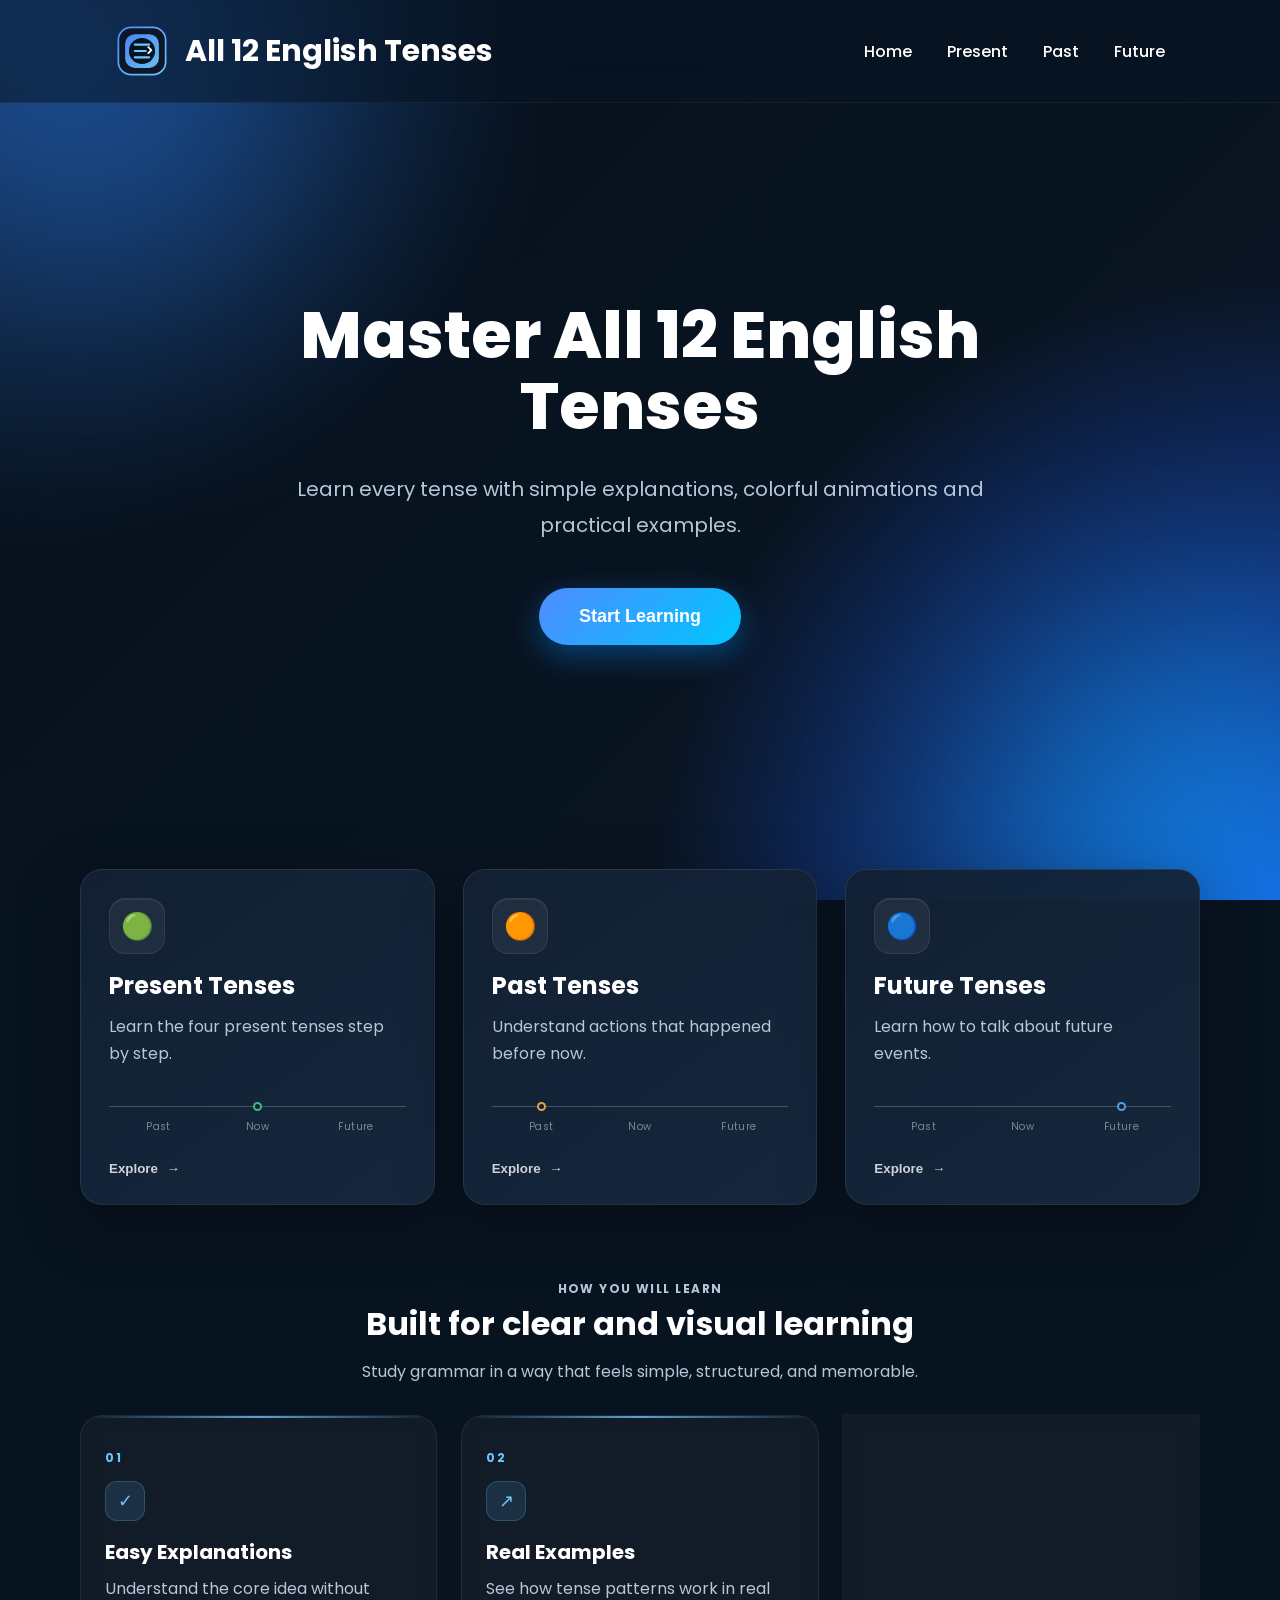
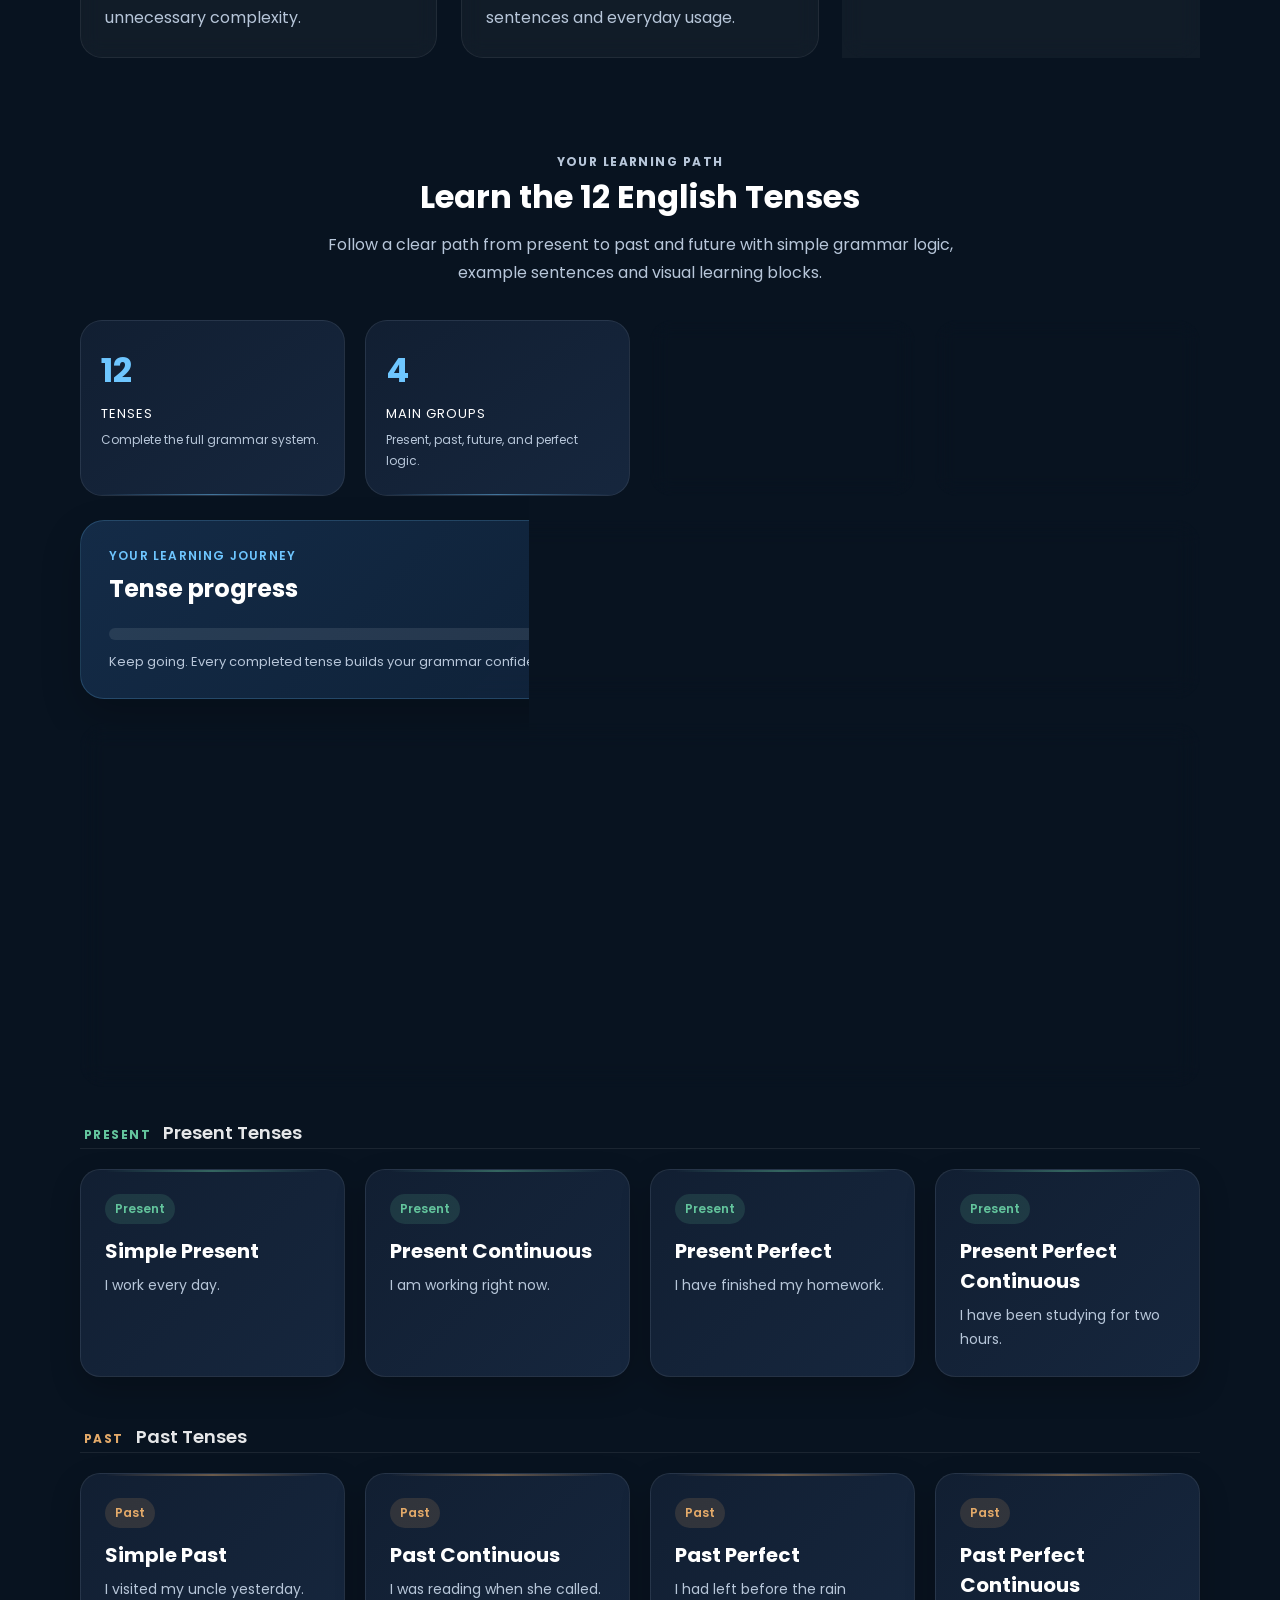
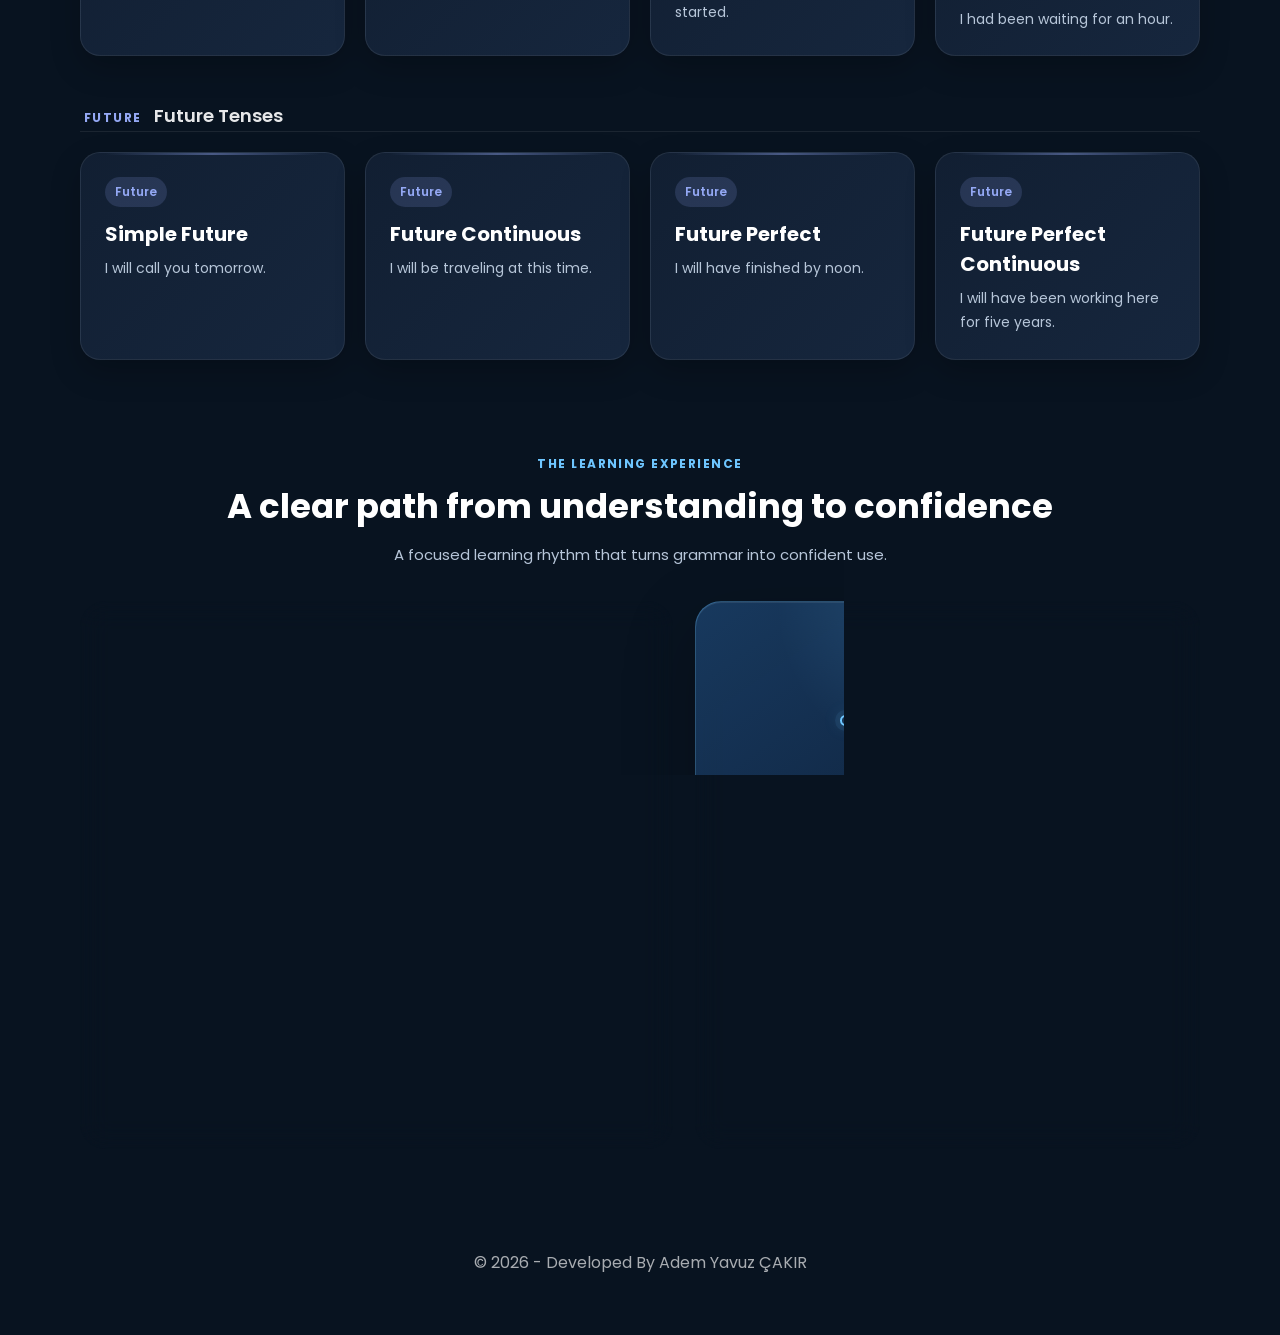
<file: index.html>
<!DOCTYPE html>
<html lang="en">

<head>

    <meta charset="UTF-8">
    <meta name="viewport" content="width=device-width, initial-scale=1.0">

    <title>All 12 English Tenses</title>

    <meta name="description"
        content="Learn all 12 English tenses with simple explanations, examples and animations.">

    <link rel="stylesheet" href="style.css?v=20260908">

    <link rel="preconnect" href="https://fonts.googleapis.com">

    <link rel="preconnect" href="https://fonts.gstatic.com" crossorigin>

    <link href="https://fonts.googleapis.com/css2?family=Poppins:wght@300;400;500;600;700&display=swap"
        rel="stylesheet">

</head>

<body>

    <!-- Background -->

    <div class="background">
        <div class="blur blur1"></div>
        <div class="blur blur2"></div>
    </div>

    <!-- Header -->

    <header>

        <div class="logo">

            <img src="assets/logo.svg" alt="Logo">

            <h1>All 12 English Tenses</h1>        


        </div>

        <nav>

            <a href="#">Home</a>

            <a href="#">Present</a>

            <a href="#">Past</a>

            <a href="#">Future</a>

        </nav>

    </header>

    <!-- Hero -->

    <section class="hero">

        <h2>Master All 12 English Tenses</h2> 

        <p>

            Learn every tense with simple explanations,

            colorful animations and practical examples.

        </p>

        <button id="startButton">

            Start Learning

        </button>

    </section>

    <!-- Cards -->

    <main class="cards">

        <div class="card card-present">

            <div class="card-header">

                <span class="card-icon" aria-hidden="true">🟢</span>

            </div>

            <h3>Present Tenses</h3>

            <p>

                Learn the four present tenses step by step.

            </p>

            <div class="card-timeline" aria-label="Present focuses on now">

                <span class="card-timeline-line"></span>

                <span class="card-timeline-point"></span>

                <div class="card-timeline-labels" aria-hidden="true">

                    <span>Past</span>

                    <span>Now</span>

                    <span>Future</span>

                </div>

            </div>

            <button class="card-action">Explore <span aria-hidden="true">→</span></button>

        </div>

        <div class="card card-past">

            <div class="card-header">

                <span class="card-icon" aria-hidden="true">🟠</span>

            </div>

            <h3>Past Tenses</h3>

            <p>

                Understand actions that happened before now.

            </p>

            <div class="card-timeline" aria-label="Past focuses before now">

                <span class="card-timeline-line"></span>

                <span class="card-timeline-point"></span>

                <div class="card-timeline-labels" aria-hidden="true">

                    <span>Past</span>

                    <span>Now</span>

                    <span>Future</span>

                </div>

            </div>

            <button class="card-action">Explore <span aria-hidden="true">→</span></button>

        </div>

        <div class="card card-future">

            <div class="card-header">

                <span class="card-icon" aria-hidden="true">🔵</span>

            </div>

            <h3>Future Tenses</h3>

            <p>

                Learn how to talk about future events.

            </p>

            <div class="card-timeline" aria-label="Future focuses after now">

                <span class="card-timeline-line"></span>

                <span class="card-timeline-point"></span>

                <div class="card-timeline-labels" aria-hidden="true">

                    <span>Past</span>

                    <span>Now</span>

                    <span>Future</span>

                </div>

            </div>

            <button class="card-action">Explore <span aria-hidden="true">→</span></button>

        </div>

    </main>

    <!-- Features -->

    <section class="features" aria-labelledby="learningApproachTitle">

        <div class="features-header">

            <p class="section-eyebrow">How you will learn</p>

            <h3 id="learningApproachTitle">Built for clear and visual learning</h3>

            <p>Study grammar in a way that feels simple, structured, and memorable.</p>

        </div>

        <div class="feature-list">

            <div class="feature">

                <span class="feature-index" aria-hidden="true">01</span>

                <div class="feature-icon" aria-hidden="true">✓</div>

                <h3>Easy Explanations</h3>

                <p>

                    Understand the core idea without unnecessary complexity.

                </p>

            </div>

            <div class="feature">

                <span class="feature-index" aria-hidden="true">02</span>

                <div class="feature-icon" aria-hidden="true">↗</div>

                <h3>Real Examples</h3>

                <p>

                    See how tense patterns work in real sentences and everyday usage.

                </p>

            </div>

            <div class="feature">

                <span class="feature-index" aria-hidden="true">03</span>

                <div class="feature-icon" aria-hidden="true">⚡</div>

                <h3>Fast Learning</h3>

                <p>

                    Move through focused lessons and build confidence at your own pace.

                </p>

            </div>

        </div>

    </section>

    <!-- Learning Section -->

    <section class="section" id="learn">

        <div class="section-title">

            <p class="section-eyebrow">Your learning path</p>

            <h3>Learn the 12 English Tenses</h3>

            <p>

                Follow a clear path from present to past and future with simple grammar logic,
                example sentences and visual learning blocks.

            </p>

        </div>

        <div class="stats-grid">

            <div class="stat-card">

                <div class="stat-number">12</div>

                <div class="stat-meta">

                    <div class="stat-label">Tenses</div>

                    <p>Complete the full grammar system.</p>

                </div>

            </div>

            <div class="stat-card">

                <div class="stat-number">4</div>

                <div class="stat-meta">

                    <div class="stat-label">Main Groups</div>

                    <p>Present, past, future, and perfect logic.</p>

                </div>

            </div>

            <div class="stat-card">

                <div class="stat-number">100+</div>

                <div class="stat-meta">

                    <div class="stat-label">Examples</div>

                    <p>Learn through practical sentence patterns.</p>

                </div>

            </div>

            <div class="stat-card">

                <div class="stat-number">24/7</div>

                <div class="stat-meta">

                    <div class="stat-label">Practice</div>

                    <p>Study whenever you are ready.</p>

                </div>

            </div>

        </div>

        <section class="progress-panel" aria-labelledby="progressTitle">

            <div class="progress-heading">

                <div>

                    <p class="progress-eyebrow">Your learning journey</p>

                    <h3 id="progressTitle">Tense progress</h3>

                </div>

                <div class="progress-summary" aria-live="polite">

                    <strong id="completedCount">0 / 12</strong>

                    <span id="completedPercentage">0% Complete</span>

                </div>

            </div>

            <div class="progress-track" role="progressbar" aria-labelledby="progressTitle" aria-valuemin="0" aria-valuemax="100" aria-valuenow="0">

                <div class="progress-fill" id="progressFill"></div>

            </div>

            <p class="progress-note">Keep going. Every completed tense builds your grammar confidence.</p>

        </section>

        <section class="search-panel" aria-labelledby="searchTitle">

            <div class="search-heading">

                <div>

                    <p class="search-eyebrow">Find your next lesson</p>

                    <h3 id="searchTitle">Search the tense</h3>

                </div>

                <span class="search-hint">Search by tense, concept, or example</span>

            </div>

            <div class="search-field">

                <span class="search-icon" aria-hidden="true">⌕</span>

                <label class="sr-only" for="tenseSearch">Search tenses, structures, and examples</label>

                <input id="tenseSearch" type="search" autocomplete="off" spellcheck="false"
                    placeholder="Search tenses, structures, examples..." aria-controls="tenseGrid"
                    aria-describedby="searchStatus">

                <kbd class="search-shortcut" id="searchShortcut">⌘ K</kbd>

                <button type="button" class="search-clear" id="searchClear" aria-label="Clear search" hidden>
                    <span aria-hidden="true">×</span>
                </button>

            </div>

            <div class="search-suggestions" id="searchSuggestions" aria-label="Search suggestions" hidden>

                <span>Try searching</span>

                <button type="button" data-search-suggestion="Present">Present</button>
                <button type="button" data-search-suggestion="Past">Past</button>
                <button type="button" data-search-suggestion="Future">Future</button>
                <button type="button" data-search-suggestion="Perfect">Perfect</button>
                <button type="button" data-search-suggestion="Continuous">Continuous</button>

            </div>

            <p class="search-status" id="searchStatus" aria-live="polite" hidden></p>

            <div class="search-empty" id="searchEmpty" hidden>

                <span class="search-empty-icon" aria-hidden="true">⌕</span>

                <strong>No matching tenses found</strong>

                <span>Try Present, Past, Future, Perfect, or Continuous.</span>

            </div>

        </section>

        <div class="tense-grid" id="tenseGrid">

            <div class="tense-card" data-tense="simple-present" data-title="Simple Present" data-tag="Present" data-intro="Use the simple present for habits, routines, facts and general truths." data-usage="We use the simple present to describe regular actions, facts, schedules, and things that are always true." data-tip="Remember: for he, she, and it, add -s or -es to the main verb." data-structure="I / You / We / They + V1<br>He / She / It + V1 + s/es" data-examples="I drink coffee every morning.<br>She watches TV in the evening.<br>They play football on Sundays.">

                <span class="tag">Present</span>

                <h4>Simple Present</h4>

                <p>I work every day.</p>

            </div>

            <div class="tense-card" data-tense="present-continuous" data-title="Present Continuous" data-tag="Present" data-intro="Use the present continuous for actions happening now or around now." data-usage="We use it for temporary actions, current situations, and plans arranged for the near future." data-tip="Use am/is/are + verb-ing for this tense." data-structure="I + am + V-ing<br>You / We / They + are + V-ing<br>He / She / It + is + V-ing" data-examples="I am reading a book right now.<br>She is studying for her exam.<br>They are playing outside.">

                <span class="tag">Present</span>

                <h4>Present Continuous</h4>

                <p>I am working right now.</p>

            </div>

            <div class="tense-card" data-tense="present-perfect" data-title="Present Perfect" data-tag="Present" data-intro="Use the present perfect to connect the past to the present." data-usage="We use it for experiences, unfinished time periods, and actions that happened at an unknown time before now." data-tip="Use have/has + past participle." data-structure="I / You / We / They + have + V3<br>He / She / It + has + V3" data-examples="I have finished my homework.<br>She has visited Paris twice.<br>We have lived here for five years.">

                <span class="tag">Present</span>

                <h4>Present Perfect</h4>

                <p>I have finished my homework.</p>

            </div>

            <div class="tense-card" data-tense="present-perfect-continuous" data-title="Present Perfect Continuous" data-tag="Present" data-intro="Use this tense to show an action that started in the past and is still continuing." data-usage="We use it to emphasize duration, repetition, or the cause of a present result." data-tip="Use have/has been + verb-ing." data-structure="I / You / We / They + have been + V-ing<br>He / She / It + has been + V-ing" data-examples="I have been studying for two hours.<br>She has been working since morning.<br>They have been waiting for the bus.">

                <span class="tag">Present</span>

                <h4>Present Perfect Continuous</h4>

                <p>I have been studying for two hours.</p>

            </div>

            <div class="tense-card" data-tense="simple-past" data-title="Simple Past" data-tag="Past" data-intro="Use the simple past for finished actions in the past." data-usage="We use it for completed actions, past routines, and situations that ended in the past." data-tip="Regular verbs usually take -ed, but many common verbs are irregular." data-structure="I / You / We / They / He / She / It + V2" data-examples="I visited my uncle yesterday.<br>She watched a movie last night.<br>We went to school by bus.">

                <span class="tag">Past</span>

                <h4>Simple Past</h4>

                <p>I visited my uncle yesterday.</p>

            </div>

            <div class="tense-card" data-tense="past-continuous" data-title="Past Continuous" data-tag="Past" data-intro="Use the past continuous for actions that were happening at a specific moment in the past." data-usage="We use it when an action was in progress and another action interrupted it." data-tip="Use was/were + verb-ing." data-structure="I / He / She / It + was + V-ing<br>You / We / They + were + V-ing" data-examples="I was reading when she called.<br>They were sleeping at midnight.<br>She was cooking dinner.">

                <span class="tag">Past</span>

                <h4>Past Continuous</h4>

                <p>I was reading when she called.</p>

            </div>

            <div class="tense-card" data-tense="past-perfect" data-title="Past Perfect" data-tag="Past" data-intro="Use the past perfect to show that one past action happened before another past action." data-usage="We use it to explain sequence in the past and show clear cause and effect." data-tip="Use had + past participle." data-structure="I / You / We / They / He / She / It + had + V3" data-examples="I had left before the rain started.<br>She had already eaten when I arrived.<br>They had finished the work by noon.">

                <span class="tag">Past</span>

                <h4>Past Perfect</h4>

                <p>I had left before the rain started.</p>

            </div>

            <div class="tense-card" data-tense="past-perfect-continuous" data-title="Past Perfect Continuous" data-tag="Past" data-intro="Use this tense to show a past action that had been continuing before another past event." data-usage="We use it to emphasize the duration of an action before another point in the past." data-tip="Use had been + verb-ing." data-structure="I / You / We / They / He / She / It + had been + V-ing" data-examples="I had been waiting for an hour.<br>She had been studying before the class started.<br>They had been living there for years.">

                <span class="tag">Past</span>

                <h4>Past Perfect Continuous</h4>

                <p>I had been waiting for an hour.</p>

            </div>

            <div class="tense-card" data-tense="simple-future" data-title="Simple Future" data-tag="Future" data-intro="Use the simple future for decisions, promises, predictions, and future facts." data-usage="We use it to talk about future plans, predictions and spontaneous decisions." data-tip="Use will + base verb for simple future." data-structure="I / You / We / They / He / She / It + will + V1" data-examples="I will call you tomorrow.<br>She will visit us next week.<br>They will arrive at noon.">

                <span class="tag">Future</span>

                <h4>Simple Future</h4>

                <p>I will call you tomorrow.</p>

            </div>

            <div class="tense-card" data-tense="future-continuous" data-title="Future Continuous" data-tag="Future" data-intro="Use the future continuous to describe an action that will be in progress at a specific time in the future." data-usage="We use it for plans, arrangements, and actions that will be happening at a future moment." data-tip="Use will be + verb-ing." data-structure="I / You / We / They / He / She / It + will be + V-ing" data-examples="I will be traveling at this time.<br>She will be working late tonight.<br>They will be waiting for us.">

                <span class="tag">Future</span>

                <h4>Future Continuous</h4>

                <p>I will be traveling at this time.</p>

            </div>

            <div class="tense-card" data-tense="future-perfect" data-title="Future Perfect" data-tag="Future" data-intro="Use the future perfect to show that an action will be complete before a certain future time." data-usage="We use it to talk about completed actions by a future point." data-tip="Use will have + past participle." data-structure="I / You / We / They / He / She / It + will have + V3" data-examples="I will have finished by noon.<br>She will have left before dinner.<br>They will have built the house by next year.">

                <span class="tag">Future</span>

                <h4>Future Perfect</h4>

                <p>I will have finished by noon.</p>

            </div>

            <div class="tense-card" data-tense="future-perfect-continuous" data-title="Future Perfect Continuous" data-tag="Future" data-intro="Use this tense to show how long an action will have been happening by a future point." data-usage="We use it to emphasize duration before another time in the future." data-tip="Use will have been + verb-ing." data-structure="I / You / We / They / He / She / It + will have been + V-ing" data-examples="I will have been working here for five years.<br>She will have been studying for three hours.<br>They will have been traveling all day.">

                <span class="tag">Future</span>

                <h4>Future Perfect Continuous</h4>

                <p>I will have been working here for five years.</p>

            </div>

        </div>

    </section>

    <section class="section" id="journey">

        <div class="journey-header">

            <p class="section-eyebrow">The learning experience</p>

            <h3>A clear path from understanding to confidence</h3>

            <p class="journey-intro">A focused learning rhythm that turns grammar into confident use.</p>

        </div>

        <div class="info-panel">

            <div class="info-block">

                <div class="journey-panel-heading">

                    <span class="journey-panel-label">Your learning journey</span>

                    <h4>Why learners enjoy this course</h4>

                </div>

                <p>

                    Each lesson is designed to feel simple, clear and motivating. You will see
                    structure, examples and practical usage in a calm visual experience.

                </p>

                <div class="timeline" aria-label="Learning journey">

                    <div class="timeline-track" aria-hidden="true"></div>

                    <div class="timeline-item">

                        <div class="timeline-step">01</div>

                        <div class="timeline-content">

                            <strong>Understand</strong>

                            <span>Learn the core idea and when the tense is used.</span>

                        </div>

                    </div>

                    <div class="timeline-item">

                        <div class="timeline-step">02</div>

                        <div class="timeline-content">

                            <strong>See it in action</strong>

                            <span>Explore real examples, sentence patterns, and visual explanations.</span>

                        </div>

                    </div>

                    <div class="timeline-item">

                        <div class="timeline-step">03</div>

                        <div class="timeline-content">

                            <strong>Build confidence</strong>

                            <span>Connect the concepts and continue learning with clarity.</span>

                        </div>

                    </div>

                </div>

            </div>

            <div class="cta-block">

                <div class="cta-visual" aria-hidden="true">

                    <span class="cta-visual-line"></span>

                    <span class="cta-visual-node cta-visual-node-one"></span>

                    <span class="cta-visual-node cta-visual-node-two"></span>

                    <span class="cta-visual-node cta-visual-node-three"></span>

                </div>

                <p class="cta-kicker">Ready to start?</p>

                <h4>Build your understanding one tense at a time.</h4>

                <p>

                    Start your English tense journey today and build strong grammar habits.

                </p>

                <div class="cta-buttons">

                    <button class="btn-primary">Start Learning <span aria-hidden="true">→</span></button>

                    <button class="btn-secondary">View Roadmap</button>

                </div>

            </div>

        </div>

    </section>

    <!-- Footer -->

    <footer>

        <p>

            © 2026 - Developed By Adem Yavuz ÇAKIR 

        </p>

    </footer>

    <script src="script.js"></script>

</body>

</html>
</file>
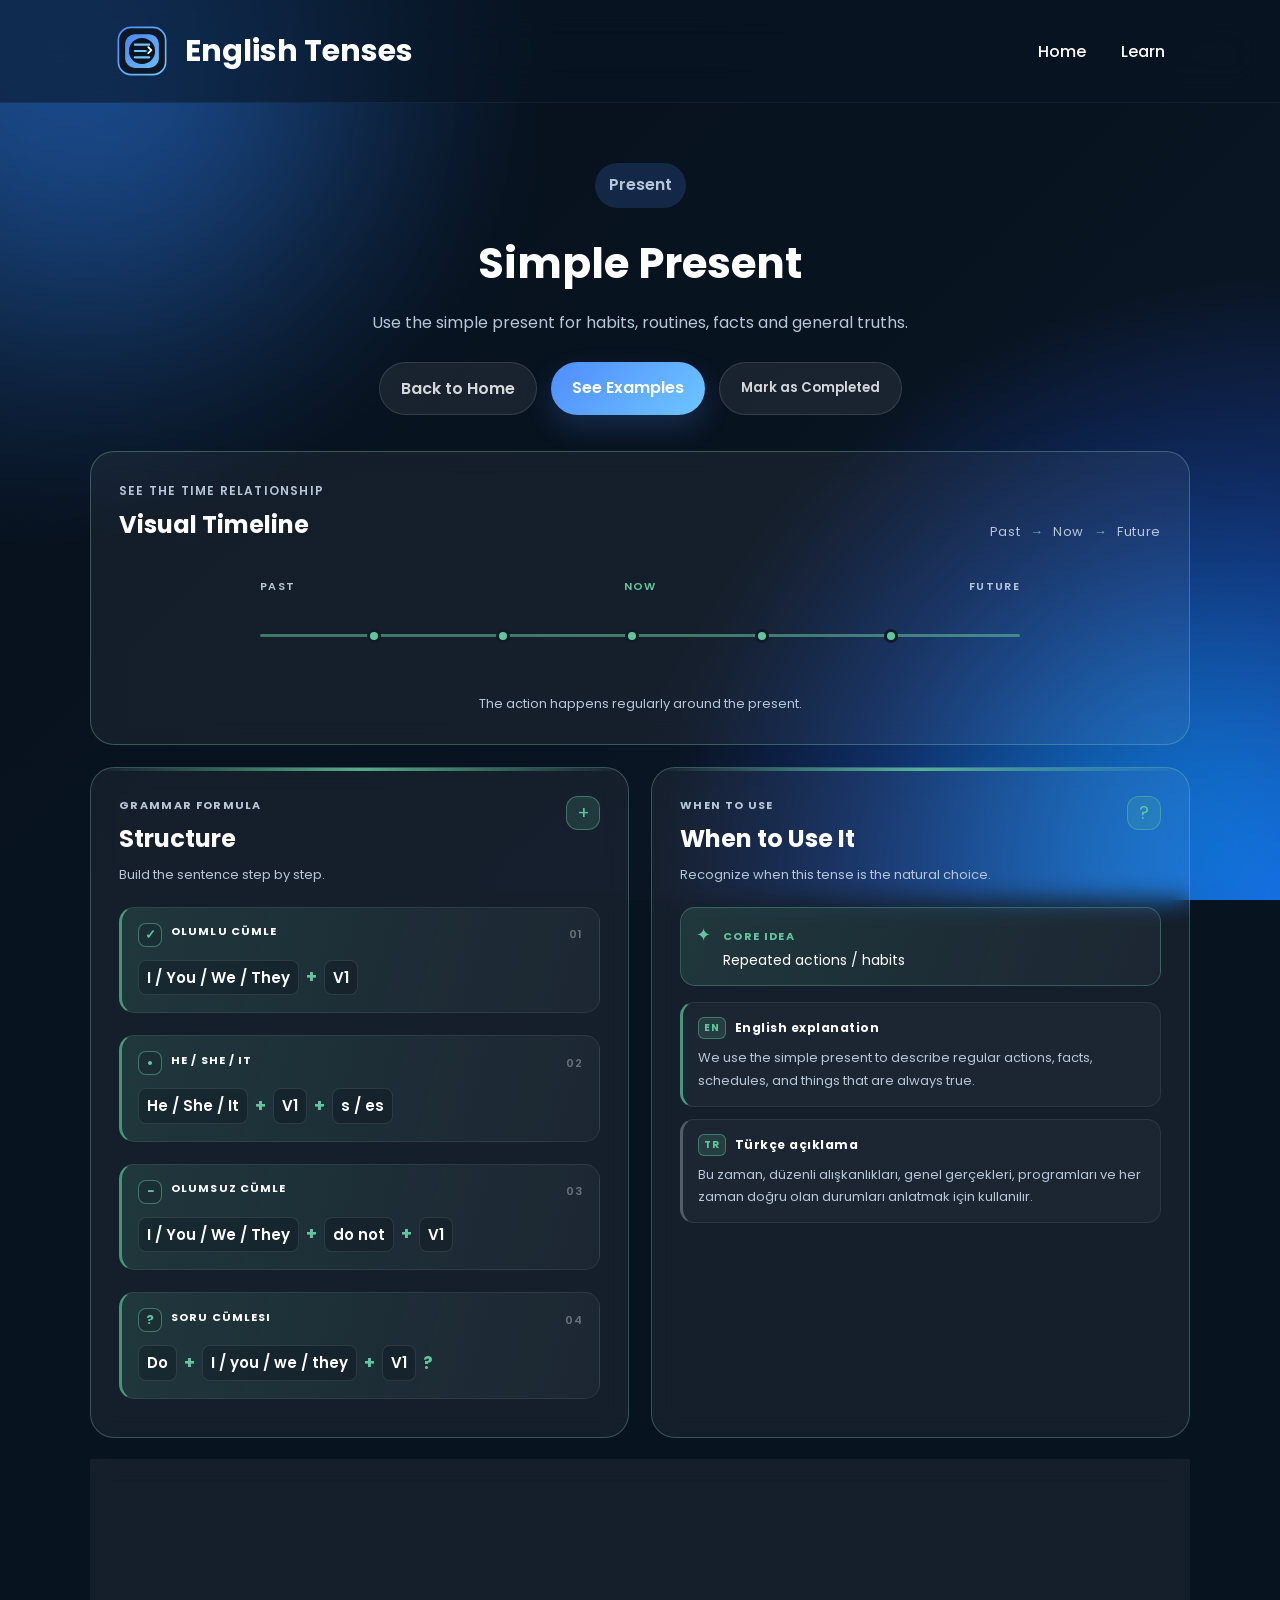
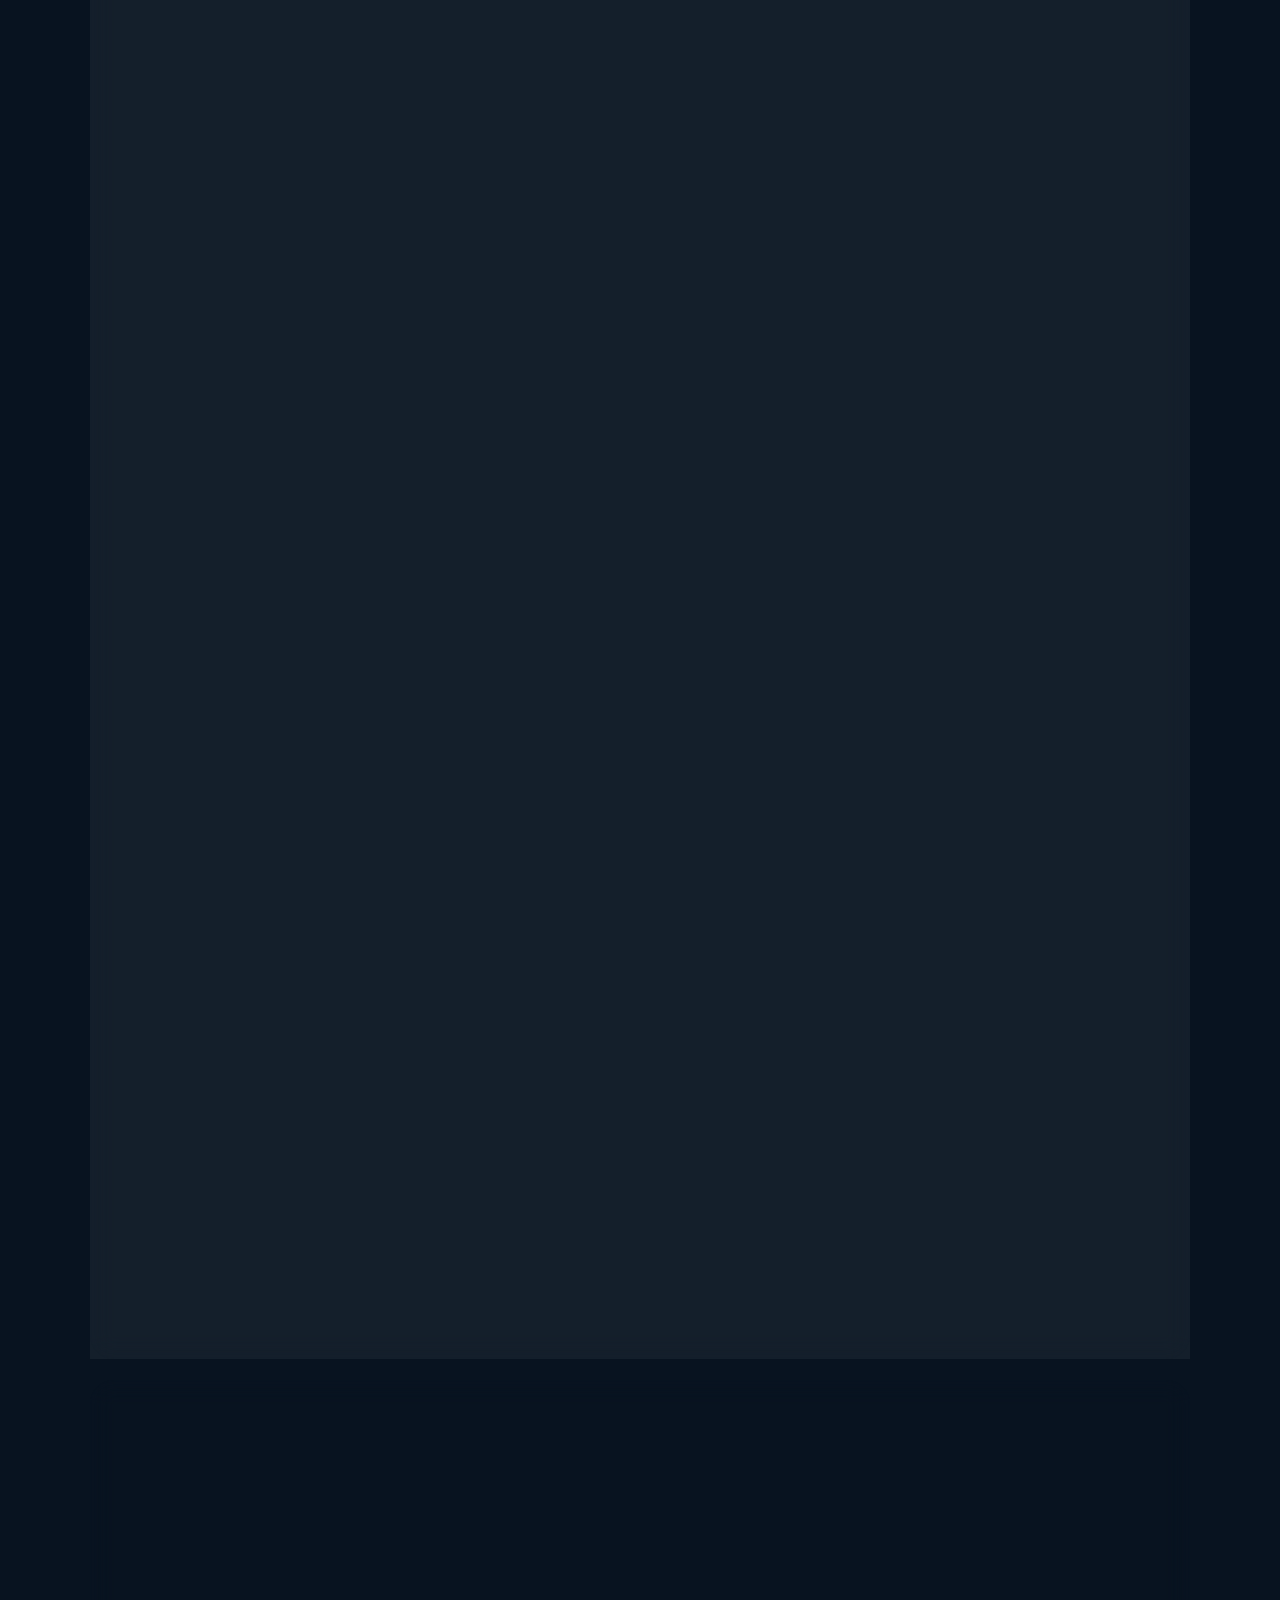
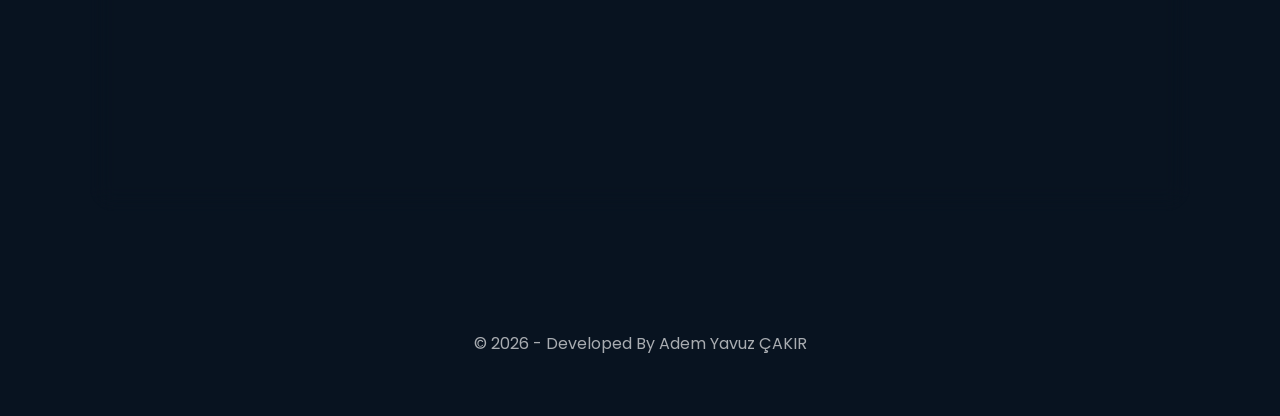
<file: tense.html>
<!DOCTYPE html>
<html lang="en">

<head>
    <meta charset="UTF-8">
    <meta name="viewport" content="width=device-width, initial-scale=1.0">
    <title>English Tenses</title>
    <link rel="stylesheet" href="style.css?v=20260908">
    <link rel="preconnect" href="https://fonts.googleapis.com">
    <link rel="preconnect" href="https://fonts.gstatic.com" crossorigin>
    <link href="https://fonts.googleapis.com/css2?family=Poppins:wght@300;400;500;600;700&display=swap" rel="stylesheet">
</head>

<body>
    <div class="background">
        <div class="blur blur1"></div>
        <div class="blur blur2"></div>
    </div>

    <header>
        <div class="logo">
            <img src="assets/logo.svg" alt="Logo">
            <h1>English Tenses</h1>
        </div>

        <nav>
            <a href="index.html">Home</a>
            <a href="index.html#learn">Learn</a>
        </nav>
    </header>

    <main class="detail-page">
        <section class="detail-hero">
            <p class="detail-eyebrow" id="detailTag">Tense</p>
            <h2 id="detailTitle">Choose a tense</h2>
            <p id="detailIntro">Select a tense card from the home page to see its explanation.</p>

            <div class="detail-actions">
                <a href="index.html" class="btn-secondary">Back to Home</a>
                <a href="#examples" class="btn-primary">See Examples</a>
                <button type="button" class="completion-button btn-secondary" id="completionButton" aria-pressed="false">
                    Mark as Completed
                </button>
            </div>
        </section>

        <section class="detail-card tense-timeline-card" aria-labelledby="timelineTitle">
            <div class="timeline-card-heading">
                <div>
                    <p class="timeline-eyebrow">See the time relationship</p>
                    <h3 id="timelineTitle">Visual Timeline</h3>
                </div>
                <span class="timeline-range">Past <span aria-hidden="true">→</span> Now <span aria-hidden="true">→</span> Future</span>
            </div>
            <div id="timelineVisualization" class="timeline-visualization" role="img" aria-live="polite"></div>
            <p id="timelineDescription" class="timeline-description"></p>
        </section>

        <section class="detail-grid">
            <section class="detail-card learning-card structure-card" aria-labelledby="structureTitle">
                <div class="learning-card-heading">
                    <div>
                        <p class="learning-eyebrow">Grammar formula</p>
                        <h3 id="structureTitle">Structure</h3>
                    </div>
                    <span class="learning-heading-mark" aria-hidden="true">+</span>
                </div>
                <p class="learning-subtitle">Build the sentence step by step.</p>
                <div id="structureBody" class="structure-list"></div>
            </section>

            <section class="detail-card learning-card usage-card" aria-labelledby="usageTitle">
                <div class="learning-card-heading">
                    <div>
                        <p class="learning-eyebrow">When to use</p>
                        <h3 id="usageTitle">When to Use It</h3>
                    </div>
                    <span class="learning-heading-mark" aria-hidden="true">?</span>
                </div>
                <p class="learning-subtitle">Recognize when this tense is the natural choice.</p>
                <div class="core-idea">
                    <span class="core-idea-icon" aria-hidden="true">✦</span>
                    <div>
                        <span class="usage-label">Core idea</span>
                        <p id="coreIdeaText"></p>
                    </div>
                </div>
                <div class="usage-layers">
                    <div class="usage-block usage-layer usage-layer-en">
                        <div class="usage-layer-heading">
                            <span class="language-badge" aria-hidden="true">EN</span>
                            <h4>English explanation</h4>
                        </div>
                        <p id="usageText"></p>
                    </div>
                    <div class="usage-block usage-layer usage-layer-tr">
                        <div class="usage-layer-heading">
                            <span class="language-badge" aria-hidden="true">TR</span>
                            <h4>Türkçe açıklama</h4>
                        </div>
                        <p id="usageTextTr"></p>
                    </div>
                </div>
            </section>
        </section>

        <section class="detail-card learning-card examples-card detail-examples" id="examples" aria-labelledby="examplesTitle">
            <div class="learning-card-heading">
                <div>
                    <p class="learning-eyebrow">Real sentence practice</p>
                    <h3 id="examplesTitle">Examples</h3>
                </div>
                <span class="learning-heading-mark" aria-hidden="true">↗</span>
            </div>
            <p class="learning-subtitle">See how this tense works in real sentences.</p>
            <ul id="exampleList" class="example-list"></ul>
        </section>

        <section class="detail-card learning-card memory-card" aria-labelledby="tipTitle">
            <div class="learning-card-heading">
                <div>
                    <p class="learning-eyebrow">Remember this</p>
                    <h3 id="tipTitle">Quick Tip</h3>
                </div>
                <span class="learning-heading-mark" aria-hidden="true">✦</span>
            </div>
            <p class="learning-subtitle">One focused idea to carry into your next sentence.</p>
            <div class="memory-hook">
                <span class="memory-hook-icon" aria-hidden="true">!</span>
                <div>
                    <span class="usage-label">Key takeaway</span>
                    <p id="tipText" class="memory-hook-text"></p>
                </div>
            </div>
            <div id="tipCue" class="memory-cue" aria-live="polite"></div>
            <div class="tip-translation">
                <span class="language-badge" aria-hidden="true">TR</span>
                <p id="tipTextTr"></p>
            </div>
        </section>
    </main>

    <footer>
        <p>
            © 2026 - Developed By Adem Yavuz ÇAKIR
        </p>
    </footer>

    <script src="script.js"></script>
</body>

</html>
</file>
<file: style.css>
/* ==========================================
    English Tenses
   style.css
   Part 1
========================================== */

/* Google Font */
@import url('https://fonts.googleapis.com/css2?family=Poppins:wght@300;400;500;600;700;800&display=swap');

/* Reset */

*{
    margin:0;
    padding:0;
    box-sizing:border-box;
}

html{
    scroll-behavior:smooth;
}

body{

    font-family:'Poppins',sans-serif;

    background:#081320;

    color:white;

    overflow-x:hidden;

    min-height:100vh;

}

/* ==========================================
   Colors
========================================== */

:root{

    --bg:#081320;

    --card:#122033;

    --card2:#17283f;

    --primary:#4F8CFF;

    --secondary:#6EC6FF;

    --text:#ffffff;

    --text2:#b7c6d9;

    --shadow:0 20px 60px rgba(0,0,0,.35);

    --radius:22px;

}

/* ==========================================
   Animated Background
========================================== */

.background{

    position:fixed;

    inset:0;

    z-index:-10;

    overflow:hidden;

    background:
    radial-gradient(circle at top left,#173b69 0%,transparent 35%),
    radial-gradient(circle at bottom right,#1b4fd8 0%,transparent 40%),
    linear-gradient(135deg,#07111d,#081320,#0d1726);

}

.blur{

    position:absolute;

    width:420px;

    height:420px;

    border-radius:50%;

    filter:blur(120px);

    opacity:.35;

    animation:float 18s infinite ease-in-out;

}

.blur1{

    background:#2b82ff;

    top:-120px;

    left:-100px;

}

.blur2{

    background:#00d2ff;

    bottom:-150px;

    right:-120px;

    animation-delay:6s;

}

@keyframes float{

    0%{

        transform:translate(0,0);

    }

    50%{

        transform:translate(40px,-60px);

    }

    100%{

        transform:translate(0,0);

    }

}

/* ==========================================
   Header
========================================== */

header{

    width:100%;

    display:flex;

    justify-content:space-between;

    align-items:center;

    padding:24px 9%;

    position:sticky;

    top:0;

    backdrop-filter:blur(20px);

    background:rgba(9,20,35,.55);

    border-bottom:1px solid rgba(255,255,255,.05);

    z-index:999;

}

.logo{

    display:flex;

    align-items:center;

    gap:16px;

}

.logo img{

    width:54px;

    height:54px;

}

.logo h1{

    font-size:30px;

    font-weight:700;

}

nav{

    display:flex;

    gap:35px;

}

nav a{

    color:white;

    text-decoration:none;

    font-weight:500;

    transition:.3s;

    position:relative;

}

nav a:hover{

    color:var(--secondary);

}

nav a::after{

    content:"";

    position:absolute;

    left:0;

    bottom:-6px;

    width:0;

    height:2px;

    background:var(--secondary);

    transition:.35s;

}

nav a:hover::after{

    width:100%;

}

/* ==========================================
   Hero
========================================== */

.hero{

    min-height:82vh;

    display:flex;

    justify-content:center;

    align-items:center;

    flex-direction:column;

    text-align:center;

    padding:0 25px;

}

.hero h2{

    font-size:65px;

    font-weight:800;

    max-width:900px;

    line-height:1.1;

    animation:fadeUp 1s;

}

.hero p{

    margin-top:28px;

    color:var(--text2);

    max-width:760px;

    font-size:20px;

    line-height:1.8;

    animation:fadeUp 1.3s;

}

.hero button{

    margin-top:45px;

    border:none;

    outline:none;

    background:linear-gradient(135deg,#4F8CFF,#00C6FF);

    color:white;

    padding:18px 40px;

    border-radius:60px;

    font-size:18px;

    font-weight:600;

    cursor:pointer;

    transition:.35s;

    box-shadow:0 10px 30px rgba(0,140,255,.4);

    animation:fadeUp 1.6s;

}

.hero button:hover{

    transform:translateY(-6px);

    box-shadow:0 25px 50px rgba(0,140,255,.45);

}

/* ==========================================
   Animation
========================================== */

@keyframes fadeUp{

    from{

        opacity:0;

        transform:translateY(60px);

    }

    to{

        opacity:1;

        transform:translateY(0);

    }

}

/* ==========================================
   Cards, Features and Footer
   Part 2
========================================== */

.cards{

    width:min(1120px, calc(100% - 40px));

    margin:28px auto 0;

    display:grid;

    grid-template-columns:repeat(3,1fr);

    gap:28px;

}

.card{

    background:linear-gradient(145deg,rgba(18,32,51,.95),rgba(23,40,63,.95));

    border:1px solid rgba(255,255,255,.08);

    border-radius:var(--radius);

    padding:28px 28px 24px;

    box-shadow:var(--shadow);

    position:relative;

    overflow:hidden;

    display:flex;

    flex-direction:column;

    transition:transform .35s,border-color .35s,box-shadow .35s;

    min-height:300px;

}

.card-present{

    --card-accent:rgba(67,203,143,.9);

}

.card-past{

    --card-accent:rgba(255,171,85,.9);

}

.card-future{

    --card-accent:rgba(88,170,255,.9);

}

.card:hover{

    transform:translateY(-8px);

    border-color:rgba(255,255,255,.18);

    box-shadow:0 28px 80px rgba(0,0,0,.38);

}

.card-header{

    display:flex;

    align-items:center;

    justify-content:flex-start;

    gap:12px;

    margin-bottom:18px;

}

.card-icon{

    display:inline-flex;

    width:56px;

    height:56px;

    align-items:center;

    justify-content:center;

    font-size:26px;

    background:rgba(255,255,255,.06);

    border:1px solid rgba(255,255,255,.08);

    border-radius:16px;

    box-shadow:inset 0 1px 0 rgba(255,255,255,.08);

}

.card h3{

    font-size:24px;

    margin:0 0 12px;

    line-height:1.2;

}

.card p{

    color:var(--text2);

    line-height:1.7;

    margin:0 0 18px;

    max-width:30ch;

}

.card-timeline{

    display:grid;

    grid-template-columns:repeat(3,1fr);

    grid-template-rows:9px auto;

    margin:10px 0 22px;

    position:relative;

    padding-top:7px;

    color:rgba(255,255,255,.45);

    font-size:10px;

    letter-spacing:.04em;

}

.card-timeline-line{

    grid-column:1 / -1;

    grid-row:1;

    align-self:center;

    height:1px;

    background:rgba(255,255,255,.22);

}

.card-timeline-point{

    grid-row:1;

    justify-self:center;

    width:9px;

    height:9px;

    border:2px solid var(--card-accent);

    border-radius:50%;

    background:var(--card);

}

.card-present .card-timeline-point{

    grid-column:2;

}

.card-past .card-timeline-point{

    grid-column:1;

}

.card-future .card-timeline-point{

    grid-column:3;

}

.card-timeline-labels{

    grid-column:1 / -1;

    grid-row:2;

    display:grid;

    grid-template-columns:repeat(3,1fr);

    text-align:center;

    margin-top:8px;

}

.card-action{

    margin-top:auto;

    align-self:flex-start;

    border:none;

    outline:none;

    background:none;

    color:rgba(255,255,255,.8);

    padding:4px 0;

    cursor:pointer;

    transition:color .3s;

    font-weight:600;

}

.card-action span{

    display:inline-block;

    margin-left:5px;

    transition:transform .3s;

}

.card-action:hover{

    color:var(--card-accent);

}

.card-action:hover span{

    transform:translateX(4px);

}

.features{

    width:min(1120px, calc(100% - 40px));

    margin:70px auto 0;

    display:grid;

    gap:20px;

}

.features-header{

    text-align:center;

    margin-bottom:8px;

}

.features-header h3{

    font-size:32px;

    font-weight:700;

    margin-bottom:10px;

}

.features-header p{

    max-width:620px;

    margin:0 auto;

    color:var(--text2);

    line-height:1.8;

}

.feature-list{

    display:grid;

    grid-template-columns:repeat(3,1fr);

    gap:24px;

}

.feature{

    position:relative;

    padding:28px 24px 24px;

    text-align:left;

    background:rgba(255,255,255,.04);

    border:1px solid rgba(255,255,255,.07);

    border-radius:22px;

    backdrop-filter:blur(10px);

    transition:transform .3s,border-color .3s,box-shadow .3s;

    overflow:hidden;

}

.feature::before{

    content:"";

    position:absolute;

    inset:0 0 auto;

    height:2px;

    background:linear-gradient(90deg,transparent,var(--secondary),transparent);

    opacity:.8;

}

.feature:hover{

    transform:translateY(-5px);

    border-color:rgba(110,198,255,.28);

    box-shadow:0 18px 42px rgba(0,0,0,.2);

}

.feature-index{

    display:inline-block;

    margin-bottom:14px;

    color:var(--secondary);

    font-size:12px;

    font-weight:700;

    letter-spacing:.14em;

    text-transform:uppercase;

}

.feature-icon{

    display:grid;

    place-items:center;

    width:40px;

    height:40px;

    margin-bottom:16px;

    border:1px solid rgba(110,198,255,.22);

    border-radius:12px;

    background:rgba(110,198,255,.12);

    color:var(--secondary);

    font-size:18px;

}

.feature h3{

    font-size:20px;

    margin-bottom:8px;

}

.feature p{

    color:var(--text2);

    line-height:1.8;

}

footer{

    width:100%;

    padding:40px 20px 60px;

    text-align:center;

    color:rgba(255,255,255,.65);

    margin-top:60px;

}

.detail-page{

    width:min(1100px, calc(100% - 40px));

    margin:60px auto 80px;

}

.detail-hero{

    text-align:center;

    margin-bottom:36px;

}

.detail-eyebrow{

    display:inline-block;

    padding:8px 14px;

    border-radius:999px;

    background:rgba(79,140,255,.18);

    color:var(--secondary);

    font-weight:600;

    margin-bottom:14px;

}

.detail-hero h2{

    font-size:42px;

    margin-bottom:14px;

}

.detail-hero p{

    color:var(--text2);

    max-width:760px;

    margin:0 auto 24px;

    line-height:1.8;

}

.detail-actions{

    display:flex;

    justify-content:center;

    gap:14px;

    flex-wrap:wrap;

}

.detail-grid{

    display:grid;

    grid-template-columns:1fr 1fr;

    gap:22px;

    margin-bottom:22px;

}

.detail-page > .detail-card + .detail-card,
.detail-page > .detail-card + .detail-grid,
.detail-page > .detail-grid + .detail-card{

    margin-top:22px;

}

.detail-card{

    background:rgba(255,255,255,.05);

    border:1px solid rgba(255,255,255,.08);

    border-radius:24px;

    padding:28px;

    backdrop-filter:blur(12px);

}

.detail-card h3{

    font-size:24px;

    margin-bottom:14px;

}

.detail-page{

    --category-accent:var(--secondary);
    --category-soft:rgba(110,198,255,.16);
    --category-glow:rgba(110,198,255,.2);

}

.detail-page.category-present{

    --category-accent:#63c59d;
    --category-soft:rgba(99,197,157,.15);
    --category-glow:rgba(53,178,132,.2);

}

.detail-page.category-past{

    --category-accent:#e4aa69;
    --category-soft:rgba(228,170,105,.15);
    --category-glow:rgba(213,139,54,.2);

}

.detail-page.category-future{

    --category-accent:#94a8f4;
    --category-soft:rgba(148,168,244,.16);
    --category-glow:rgba(108,126,226,.22);

}

.tense-timeline-card{

    margin-bottom:22px;

    overflow:hidden;

    border-color:color-mix(in srgb,var(--category-accent) 28%,rgba(255,255,255,.08));

}

.timeline-card-heading{

    display:flex;

    align-items:flex-end;

    justify-content:space-between;

    gap:20px;

}

.timeline-eyebrow{

    color:var(--category-accent);

    font-size:12px;

    font-weight:600;

    letter-spacing:.1em;

    text-transform:uppercase;

    margin-bottom:6px;

}

.timeline-card-heading h3{

    margin-bottom:0;

}

.timeline-range{

    color:var(--text2);

    font-size:13px;

    letter-spacing:.05em;

    white-space:nowrap;

}

.timeline-range span{

    color:var(--category-accent);

    margin:0 6px;

}

.timeline-visualization{

    margin-top:18px;

    padding:4px 0 0;

}

.timeline-axis{

    position:relative;

    height:142px;

    margin:0 8px;

}

.timeline-axis-label{

    position:absolute;

    top:2px;

    color:var(--text2);

    font-size:11px;

    font-weight:600;

    letter-spacing:.12em;

    text-transform:uppercase;

}

.timeline-axis-past{left:0;}
.timeline-axis-now{left:50%;transform:translateX(-50%);color:var(--category-accent);}
.timeline-axis-future{right:0;}

.timeline-line{

    position:absolute;

    top:76px;

    left:2%;

    right:2%;

    height:3px;

    background:linear-gradient(90deg,rgba(255,255,255,.12),var(--category-accent),rgba(255,255,255,.12));

    border-radius:999px;

    opacity:.62;

}

.timeline-now-line{

    position:absolute;

    top:46px;

    bottom:30px;

    left:50%;

    width:1px;

    background:linear-gradient(180deg,transparent,var(--category-accent),transparent);

    opacity:.55;

}

.timeline-duration{

    position:absolute;

    top:71px;

    left:15%;

    width:25%;

    height:13px;

    background:linear-gradient(90deg,var(--category-soft),var(--category-accent));

    border-radius:999px;

    box-shadow:0 0 18px var(--category-glow);

    opacity:0;

    transform:scaleX(0);

    transform-origin:left center;

}

.timeline-event{

    position:absolute;

    top:69px;

    width:16px;

    height:16px;

    border:3px solid var(--category-accent);

    background:#0d1b2b;

    border-radius:50%;

    box-shadow:0 0 0 5px var(--category-soft),0 0 20px var(--category-glow);

    opacity:0;

    transform:scale(.55);

}

.timeline-event span{

    position:absolute;

    top:50%;

    left:50%;

    width:5px;

    height:5px;

    background:var(--category-accent);

    border-radius:50%;

    transform:translate(-50%,-50%);

}

.timeline-arrow{

    position:absolute;

    top:63px;

    left:39%;

    color:var(--category-accent);

    font-size:24px;

    font-weight:300;

    opacity:0;

    transform:translateX(-8px);

}

.timeline-key{

    display:flex;

    align-items:center;

    justify-content:center;

    gap:9px;

    color:rgba(255,255,255,.9);

    font-size:14px;

    font-weight:600;

}

.timeline-key-symbol{

    color:var(--category-accent);

    font-size:18px;

    line-height:1;

}

.timeline-description{

    max-width:650px;

    margin:10px auto 0;

    color:var(--text2);

    font-size:13px;

    line-height:1.7;

    text-align:center;

}

.timeline-repeated .timeline-line{

    background:radial-gradient(circle at 12% 50%,var(--category-accent) 0 5px,transparent 6px),
        radial-gradient(circle at 28% 50%,var(--category-accent) 0 5px,transparent 6px),
        radial-gradient(circle at 44% 50%,var(--category-accent) 0 5px,transparent 6px),
        radial-gradient(circle at 60% 50%,var(--category-accent) 0 5px,transparent 6px),
        radial-gradient(circle at 76% 50%,var(--category-accent) 0 5px,transparent 6px),
        linear-gradient(90deg,rgba(255,255,255,.12),rgba(255,255,255,.12));

}

.timeline-ongoing-now .timeline-duration{left:42%;width:16%;opacity:1;transform:scaleX(1);}
.timeline-ongoing-now .timeline-arrow{left:57%;opacity:1;transform:translateX(0);}

.timeline-past-to-now .timeline-event-one{left:27%;opacity:1;transform:scale(1);}
.timeline-past-to-now .timeline-duration{left:28%;width:22%;opacity:1;transform:scaleX(1);}
.timeline-past-to-now .timeline-arrow{left:48%;opacity:1;transform:translateX(0);}

.timeline-duration-to-now .timeline-duration{left:16%;width:34%;opacity:1;transform:scaleX(1);}
.timeline-duration-to-now .timeline-arrow{left:48%;opacity:1;transform:translateX(0);}

.timeline-past-point .timeline-event-one{left:27%;opacity:1;transform:scale(1);}

.timeline-past-ongoing .timeline-duration{left:15%;width:23%;opacity:1;transform:scaleX(1);}
.timeline-past-ongoing .timeline-event-one{left:37%;opacity:1;transform:scale(1);}

.timeline-before-past-event .timeline-event-one{left:24%;opacity:1;transform:scale(1);}
.timeline-before-past-event .timeline-event-two{left:39%;opacity:1;transform:scale(1);}

.timeline-duration-before-past .timeline-duration{left:15%;width:23%;opacity:1;transform:scaleX(1);}
.timeline-duration-before-past .timeline-event-two{left:39%;opacity:1;transform:scale(1);}

.timeline-future-point .timeline-event-one{left:72%;opacity:1;transform:scale(1);}
.timeline-future-point .timeline-arrow{left:74%;opacity:1;transform:translateX(0);}

.timeline-future-ongoing .timeline-duration{left:57%;width:25%;opacity:1;transform:scaleX(1);}
.timeline-future-ongoing .timeline-arrow{left:80%;opacity:1;transform:translateX(0);}

.timeline-before-future-point .timeline-event-one{left:65%;opacity:1;transform:scale(1);}
.timeline-before-future-point .timeline-event-two{left:80%;opacity:1;transform:scale(1);}

.timeline-duration-to-future .timeline-duration{left:52%;width:28%;opacity:1;transform:scaleX(1);}
.timeline-duration-to-future .timeline-event-two{left:80%;opacity:1;transform:scale(1);}

.timeline-line{

    animation:timelineReveal .7s ease-out both;

}

.timeline-ongoing-now .timeline-duration,
.timeline-ongoing-now .timeline-arrow,
.timeline-past-to-now .timeline-event-one,
.timeline-past-to-now .timeline-duration,
.timeline-past-to-now .timeline-arrow,
.timeline-duration-to-now .timeline-duration,
.timeline-duration-to-now .timeline-arrow,
.timeline-past-point .timeline-event-one,
.timeline-past-ongoing .timeline-duration,
.timeline-past-ongoing .timeline-event-one,
.timeline-before-past-event .timeline-event-one,
.timeline-before-past-event .timeline-event-two,
.timeline-duration-before-past .timeline-duration,
.timeline-duration-before-past .timeline-event-two,
.timeline-future-point .timeline-event-one,
.timeline-future-point .timeline-arrow,
.timeline-future-ongoing .timeline-duration,
.timeline-future-ongoing .timeline-arrow,
.timeline-before-future-point .timeline-event-one,
.timeline-before-future-point .timeline-event-two,
.timeline-duration-to-future .timeline-duration,
.timeline-duration-to-future .timeline-event-two{

    animation:timelineReveal .7s cubic-bezier(.22,1,.36,1) both;

}

.timeline-before-past-event .timeline-event-two,
.timeline-duration-before-past .timeline-event-two,
.timeline-before-future-point .timeline-event-two,
.timeline-duration-to-future .timeline-event-two{

    animation-delay:.12s;

}

@keyframes timelineReveal{

    from{opacity:0;}
    to{opacity:1;}

}

@media (prefers-reduced-motion:reduce){

    .timeline-visualization .timeline-line,
    .timeline-visualization .timeline-duration,
    .timeline-visualization .timeline-event,
    .timeline-visualization .timeline-arrow{

        animation:none !important;

    }

}

.detail-card p,
.detail-card li{

    color:var(--text2);

    line-height:1.8;

}

.structure-list{

    display:grid;

    gap:12px;

}

.structure-item{

    background:rgba(255,255,255,.06);

    padding:12px 14px;

    border-radius:14px;

    font-weight:600;

}

.detail-examples ul{

    padding-left:20px;

}

.detail-examples li{

    margin-bottom:10px;

}

.usage-block{

    margin-top:16px;

}

.usage-block h4{

    font-size:16px;

    margin-bottom:8px;

    color:var(--secondary);

}

.structure-item{

    background:rgba(255,255,255,.06);

    padding:14px 16px;

    border-radius:14px;

    margin-bottom:10px;

}

.structure-label{

    display:block;

    font-size:12px;

    color:var(--secondary);

    text-transform:uppercase;

    letter-spacing:.1em;

    margin-bottom:6px;

}

.structure-text{

    font-weight:600;

    line-height:1.6;

}

.example-list{

    padding-left:20px;

}

.example-item{

    margin-bottom:12px;

    padding:12px 0;

    border-bottom:1px solid rgba(255,255,255,.08);

}

.example-en{

    font-weight:600;

    margin-bottom:4px;

}

.example-tr{

    color:var(--text2);

    font-size:14px;

}

@media (max-width:900px){

    .detail-grid{

        grid-template-columns:1fr;

    }

}

/* Detail learning components */
.learning-card{
    position:relative;
    overflow:hidden;
    border-color:color-mix(in srgb,var(--category-accent) 25%,rgba(255,255,255,.08));
}

.learning-card::before{
    content:"";
    position:absolute;
    inset:0 0 auto;
    height:3px;
    background:linear-gradient(90deg,transparent,var(--category-accent),transparent);
    opacity:.85;
}

.learning-card-heading{
    display:flex;
    align-items:flex-start;
    justify-content:space-between;
    gap:18px;
}

.learning-card h3{
    margin:0;
}

.learning-eyebrow,
.usage-label{
    color:var(--category-accent);
    font-size:11px;
    font-weight:700;
    letter-spacing:.12em;
    text-transform:uppercase;
}

.learning-eyebrow{
    margin-bottom:6px;
}

.learning-heading-mark{
    display:grid;
    place-items:center;
    width:34px;
    height:34px;
    flex:none;
    border:1px solid color-mix(in srgb,var(--category-accent) 45%,transparent);
    border-radius:12px;
    color:var(--category-accent);
    background:var(--category-soft);
    font-size:18px;
}

.learning-subtitle{
    margin:7px 0 20px;
    color:var(--text2);
    font-size:13px;
}

.structure-list{
    display:grid;
    gap:12px;
}

.structure-item{
    padding:15px 16px 17px;
    border:1px solid rgba(255,255,255,.08);
    border-left:3px solid color-mix(in srgb,var(--category-accent) 68%,transparent);
    border-radius:15px;
    background:linear-gradient(105deg,var(--category-soft),rgba(255,255,255,.035));
    transition:border-color .25s ease,box-shadow .25s ease,transform .25s ease;
}

.structure-item:hover{
    border-color:color-mix(in srgb,var(--category-accent) 62%,rgba(255,255,255,.1));
    box-shadow:0 10px 28px var(--category-glow);
    transform:translateY(-2px);
}

.structure-item-heading{
    display:flex;
    align-items:center;
    gap:9px;
    margin-bottom:13px;
}

.structure-symbol{
    display:grid;
    place-items:center;
    width:24px;
    height:24px;
    border:1px solid color-mix(in srgb,var(--category-accent) 50%,transparent);
    border-radius:8px;
    color:var(--category-accent);
    background:rgba(0,0,0,.12);
    font-size:13px;
    font-weight:700;
}

.structure-label{
    color:var(--text);
    font-size:11px;
    font-weight:700;
    letter-spacing:.1em;
    text-transform:uppercase;
}

.structure-index{
    margin-left:auto;
    color:rgba(255,255,255,.35);
    font-size:11px;
    letter-spacing:.08em;
}

.structure-text{
    display:flex;
    align-items:center;
    flex-wrap:wrap;
    gap:7px;
    min-width:0;
    color:var(--text);
    font-size:15px;
    font-weight:600;
    line-height:1.7;
}

.formula-token{
    padding:4px 8px;
    border:1px solid rgba(255,255,255,.1);
    border-radius:8px;
    background:rgba(4,12,22,.28);
    transition:border-color .25s ease,transform .25s ease,background .25s ease;
}

.structure-item:hover .formula-token{
    border-color:color-mix(in srgb,var(--category-accent) 42%,rgba(255,255,255,.1));
    background:rgba(4,12,22,.42);
    transform:translateY(-1px);
}

.formula-connector{
    color:var(--category-accent);
    font-size:17px;
    font-weight:700;
}

.core-idea{
    display:flex;
    align-items:flex-start;
    gap:12px;
    margin-bottom:16px;
    padding:14px 15px;
    border:1px solid color-mix(in srgb,var(--category-accent) 34%,transparent);
    border-radius:15px;
    background:linear-gradient(110deg,var(--category-soft),rgba(255,255,255,.035));
}

.core-idea-icon{
    color:var(--category-accent);
    font-size:18px;
    line-height:1.4;
}

.core-idea p{
    margin-top:3px;
    color:var(--text);
    font-size:14px;
    line-height:1.55;
}

.usage-layers{
    display:grid;
    gap:12px;
}

.usage-layer{
    margin:0;
    padding:14px 15px;
    border:1px solid rgba(255,255,255,.08);
    border-radius:14px;
    background:rgba(255,255,255,.035);
}

.usage-layer-en{
    border-left:3px solid color-mix(in srgb,var(--category-accent) 70%,transparent);
}

.usage-layer-tr{
    border-left:3px solid rgba(255,255,255,.25);
}

.usage-layer-heading{
    display:flex;
    align-items:center;
    gap:9px;
    margin-bottom:8px;
}

.usage-layer h4{
    margin:0;
    color:var(--text);
    font-size:12px;
    letter-spacing:.04em;
}

.language-badge{
    display:inline-grid;
    place-items:center;
    min-width:28px;
    height:22px;
    padding:0 5px;
    border:1px solid color-mix(in srgb,var(--category-accent) 45%,transparent);
    border-radius:6px;
    color:var(--category-accent);
    background:var(--category-soft);
    font-size:10px;
    font-weight:700;
    letter-spacing:.08em;
}

.usage-layer p{
    font-size:13px;
    line-height:1.7;
}

@media (prefers-reduced-motion:reduce){
    .structure-item,
    .formula-token{
        transition:none;
    }
}

@media (max-width:520px){
    .learning-card{
        padding:22px 18px;
    }

    .structure-text{
        align-items:flex-start;
        gap:6px;
        font-size:14px;
    }

    .formula-token{
        max-width:100%;
        overflow-wrap:anywhere;
    }
}

/* Sentence practice and memory hook */
.examples-card{
    border-color:color-mix(in srgb,var(--category-accent) 28%,rgba(255,255,255,.08));
}

.example-list{
    display:grid;
    grid-template-columns:repeat(2,minmax(0,1fr));
    gap:12px;
    padding:0;
    list-style:none;
}

.example-item{
    min-width:0;
    margin:0;
    padding:16px;
    border:1px solid rgba(255,255,255,.08);
    border-top:2px solid color-mix(in srgb,var(--category-accent) 55%,transparent);
    border-radius:14px;
    background:linear-gradient(180deg,rgba(255,255,255,.045),rgba(255,255,255,.02));
    transition:border-color .25s ease,box-shadow .25s ease,transform .25s ease;
}

.example-item:hover{
    border-color:color-mix(in srgb,var(--category-accent) 58%,rgba(255,255,255,.1));
    box-shadow:0 10px 28px var(--category-glow);
    transform:translateY(-2px);
}

.example-meta{
    display:flex;
    align-items:center;
    gap:8px;
    margin-bottom:14px;
}

.example-number{
    color:var(--category-accent);
    font-size:12px;
    font-weight:700;
    letter-spacing:.12em;
}

.example-label{
    color:rgba(255,255,255,.42);
    font-size:10px;
    font-weight:600;
    letter-spacing:.1em;
    text-transform:uppercase;
}

.example-sentence-stack{
    display:grid;
    gap:6px;
    margin-bottom:8px;
}

.example-sentence-label{
    color:var(--category-accent);
    font-size:10px;
    font-weight:700;
    letter-spacing:.12em;
    text-transform:uppercase;
}

.example-en{
    margin-bottom:12px;
    color:var(--text);
    font-size:15px;
    font-weight:600;
    line-height:1.7;
}

.example-pattern{
    display:grid;
    gap:5px;
    margin-bottom:12px;
    padding:9px 10px;
    border:1px solid color-mix(in srgb,var(--category-accent) 32%,rgba(255,255,255,.08));
    border-radius:10px;
    background:var(--category-soft);
}

.example-pattern-label{
    color:var(--category-accent);
    font-size:9px;
    font-weight:700;
    letter-spacing:.12em;
    text-transform:uppercase;
}

.example-pattern-text{
    color:var(--text);
    font-size:12px;
    font-weight:600;
    line-height:1.5;
}

.example-translation{
    display:flex;
    align-items:flex-start;
    gap:9px;
    padding-top:11px;
    border-top:1px solid rgba(255,255,255,.07);
}

.example-translation .language-badge{
    flex:none;
    margin-top:1px;
}

.example-tr{
    color:var(--text2);
    font-size:13px;
    line-height:1.65;
}

.memory-card{
    border-color:color-mix(in srgb,var(--category-accent) 34%,rgba(255,255,255,.08));
    background:linear-gradient(120deg,rgba(255,255,255,.06),var(--category-soft));
}

.memory-hook{
    display:flex;
    align-items:flex-start;
    gap:14px;
    padding:20px;
    border:1px solid color-mix(in srgb,var(--category-accent) 48%,transparent);
    border-radius:16px;
    background:rgba(3,11,20,.2);
    box-shadow:0 0 24px var(--category-glow);
}

.memory-hook-icon{
    display:grid;
    place-items:center;
    width:32px;
    height:32px;
    flex:none;
    border:1px solid color-mix(in srgb,var(--category-accent) 58%,transparent);
    border-radius:10px;
    color:var(--category-accent);
    background:var(--category-soft);
    font-size:16px;
    font-weight:700;
}

.memory-hook-text{
    margin-top:7px;
    color:var(--text);
    font-size:17px;
    font-weight:600;
    line-height:1.6;
}

.memory-cue{
    display:grid;
    gap:10px;
    margin-top:16px;
    padding:13px 14px;
    border:1px solid color-mix(in srgb,var(--category-accent) 32%,rgba(255,255,255,.08));
    border-radius:14px;
    background:rgba(255,255,255,.03);
}

.memory-cue-label{
    color:var(--category-accent);
    font-size:9px;
    font-weight:700;
    letter-spacing:.12em;
    text-transform:uppercase;
}

.memory-cue-track{
    display:flex;
    align-items:center;
    flex-wrap:wrap;
    gap:8px;
    color:var(--text2);
    font-size:11px;
    letter-spacing:.08em;
    text-transform:uppercase;
}

.memory-cue-arrow{
    color:var(--category-accent);
    font-size:14px;
    font-weight:700;
}

.memory-cue-value{
    color:var(--text);
    font-size:14px;
    font-weight:600;
    line-height:1.5;
}

.tip-translation{
    display:flex;
    align-items:flex-start;
    gap:10px;
    margin-top:14px;
    padding:0 4px;
}

.tip-translation .language-badge{
    flex:none;
    margin-top:2px;
}

.tip-translation p{
    font-size:13px;
    line-height:1.7;
}

@media (max-width:700px){
    .example-list{
        grid-template-columns:1fr;
    }
}

@media (prefers-reduced-motion:reduce){
    .example-item{
        transition:none;
    }
}

/* ==========================================
   Responsive Design
========================================== */

@media (max-width:900px){

    header{

        flex-direction:column;

        gap:16px;

        padding:20px 24px;

    }

    nav{

        gap:20px;

        flex-wrap:wrap;

        justify-content:center;

    }

    .cards,
    .features{

        grid-template-columns:1fr 1fr;

    }

    .features{

        grid-template-columns:1fr;

    }

    .feature-list{

        grid-template-columns:repeat(2,minmax(0,1fr));

    }

    .hero h2{

        font-size:48px;

    }

}

@media (max-width:600px){

    .hero{

        padding:0 18px;

        min-height:75vh;

    }

    .hero h2{

        font-size:36px;

    }

    .hero p{

        font-size:17px;

    }

    .cards,
    .features{

        grid-template-columns:1fr;

        gap:18px;

    }

    .features{

        gap:16px;

    }

    .features-header h3{

        font-size:27px;

        line-height:1.25;

    }

    .features-header p{

        font-size:14px;

        line-height:1.7;

    }

    .feature-list{

        grid-template-columns:1fr;

        gap:18px;

    }

    .card,
    .feature{

        min-height:0;

        padding:22px 18px;

    }

    .feature h3{

        font-size:19px;

    }

    .feature p{

        font-size:14px;

        line-height:1.7;

    }

}

.sr-only{

    position:absolute;

    width:1px;

    height:1px;

    padding:0;

    margin:-1px;

    overflow:hidden;

    clip:rect(0,0,0,0);

    white-space:nowrap;

    border:0;

}

.search-panel{

    margin-top:24px;

    padding:26px 28px;

    background:linear-gradient(135deg,rgba(24,50,82,.72),rgba(12,29,49,.68));

    border:1px solid rgba(110,198,255,.18);

    border-radius:24px;

    box-shadow:0 16px 40px rgba(0,0,0,.18);

    backdrop-filter:blur(12px);

}

.search-heading{

    display:flex;

    align-items:flex-end;

    justify-content:space-between;

    gap:20px;

}

.search-eyebrow{

    color:var(--secondary);

    font-size:12px;

    font-weight:600;

    letter-spacing:.1em;

    text-transform:uppercase;

    margin-bottom:6px;

}

.search-heading h3{

    font-size:24px;

}

.search-hint{

    color:var(--text2);

    font-size:13px;

}

.search-field{

    position:relative;

    display:flex;

    align-items:center;

    gap:12px;

    margin-top:20px;

    padding:0 14px;

    background:rgba(5,16,28,.52);

    border:1px solid rgba(255,255,255,.1);

    border-radius:16px;

    transition:border-color .3s,box-shadow .3s,background .3s;

}

.search-field:focus-within{

    background:rgba(5,16,28,.7);

    border-color:rgba(110,198,255,.55);

    box-shadow:0 0 0 4px rgba(79,140,255,.1),0 0 28px rgba(79,140,255,.12);

}

.search-icon{

    color:var(--secondary);

    font-size:27px;

    line-height:1;

    transform:rotate(-20deg);

}

#tenseSearch{

    flex:1;

    min-width:0;

    width:100%;

    min-height:54px;

    padding:0;

    color:white;

    background:transparent;

    border:0;

    outline:0;

    font:inherit;

    font-size:15px;

}

#tenseSearch::placeholder{

    color:rgba(183,198,217,.68);

}

.search-shortcut{

    flex:none;

    padding:4px 7px;

    color:var(--text2);

    background:rgba(255,255,255,.06);

    border:1px solid rgba(255,255,255,.1);

    border-radius:6px;

    font-family:inherit;

    font-size:11px;

}

.search-clear{

    display:grid;

    width:30px;

    height:30px;

    flex:none;

    place-items:center;

    color:var(--text2);

    background:rgba(255,255,255,.07);

    border:0;

    border-radius:50%;

    cursor:pointer;

    transition:color .25s,background .25s,transform .25s;

}

.search-clear:hover,
.search-clear:focus-visible{

    color:white;

    background:rgba(110,198,255,.2);

    transform:rotate(90deg);

}

.search-clear span{

    font-size:21px;

    line-height:1;

}

.search-suggestions{

    display:flex;

    align-items:center;

    gap:8px;

    flex-wrap:wrap;

    margin-top:14px;

    color:var(--text2);

    font-size:12px;

}

.search-suggestions button{

    padding:6px 10px;

    color:var(--secondary);

    background:rgba(79,140,255,.1);

    border:1px solid rgba(110,198,255,.14);

    border-radius:999px;

    cursor:pointer;

    font:inherit;

    font-size:12px;

    transition:background .25s,border-color .25s,transform .25s;

}

.search-suggestions button:hover,
.search-suggestions button:focus-visible{

    background:rgba(79,140,255,.2);

    border-color:rgba(110,198,255,.4);

    transform:translateY(-1px);

}

.search-status{

    margin-top:16px;

    color:var(--secondary);

    font-size:13px;

    font-weight:600;

}

.search-empty{

    display:flex;

    align-items:center;

    flex-direction:column;

    gap:6px;

    padding:22px 12px 6px;

    color:var(--text2);

    text-align:center;

    animation:searchStateIn .35s ease-out;

}

.search-empty strong{

    color:white;

    font-size:15px;

}

.search-empty-icon{

    display:grid;

    width:38px;

    height:38px;

    margin-bottom:3px;

    place-items:center;

    color:var(--secondary);

    background:rgba(79,140,255,.12);

    border:1px solid rgba(110,198,255,.2);

    border-radius:50%;

    font-size:23px;

    transform:rotate(-20deg);

}

.tense-grid.is-searching .tense-card:not(.search-hidden){

    animation:searchResultIn .35s ease-out both;

}

.search-hidden{

    display:none;

}

.tense-card mark{

    padding:0 2px;

    color:white;

    background:var(--category-soft);

    border-radius:3px;

}

@keyframes searchResultIn{

    from{opacity:0;transform:translateY(8px);}
    to{opacity:1;transform:translateY(0);}

}

@keyframes searchStateIn{

    from{opacity:0;transform:translateY(5px);}
    to{opacity:1;transform:translateY(0);}

}

@media (prefers-reduced-motion:reduce){

    .tense-grid.is-searching .tense-card:not(.search-hidden),
    .search-empty{

        animation:none;

    }

}

@media (max-width:600px){

    .search-panel{

        padding:22px 18px;

    }

    .search-heading{

        align-items:flex-start;
        flex-direction:column;
        gap:6px;

    }

    .search-hint{

        font-size:12px;

    }

    .search-shortcut{

        display:none;

    }

    .search-suggestions{

        align-items:flex-start;

    }

}

/* Removed animated timeline styles: the detail page now uses Visual Timeline only.
.concept-animation-card{

    margin-bottom:22px;

    border-color:color-mix(in srgb,var(--category-accent) 28%,rgba(255,255,255,.08));

}

.concept-card-heading{

    display:flex;

    align-items:flex-end;

    justify-content:space-between;

    gap:20px;

}

.concept-eyebrow{

    color:var(--category-accent);

    font-size:12px;

    font-weight:600;

    letter-spacing:.1em;

    text-transform:uppercase;

    margin-bottom:6px;

}

.concept-card-heading h3{

    margin-bottom:0;

}

.concept-replay{

    border:1px solid color-mix(in srgb,var(--category-accent) 42%,transparent);

    outline:none;

    padding:9px 14px;

    color:var(--category-accent);

    background:var(--category-soft);

    border-radius:999px;

    cursor:pointer;

    font:inherit;

    font-size:13px;

    font-weight:600;

    transition:transform .3s,background .3s,box-shadow .3s;

}

.concept-replay:hover,
.concept-replay:focus-visible{

    background:color-mix(in srgb,var(--category-accent) 20%,transparent);

    box-shadow:0 0 18px var(--category-glow);

    transform:translateY(-2px);

}

.concept-replay span{

    display:inline-block;

    margin-right:4px;

    font-size:17px;

    line-height:0;

}

.concept-animation{

    min-height:220px;

    margin-top:18px;

    padding:8px 10px 12px;

    overflow:hidden;

    background:linear-gradient(145deg,rgba(7,19,32,.48),rgba(23,40,63,.38));

    border:1px solid rgba(255,255,255,.06);

    border-radius:18px;

}

.concept-stage{

    position:relative;

    height:164px;

    max-width:760px;

    margin:0 auto;

}

.concept-context{

    position:absolute;

    top:14px;

    color:var(--text2);

    font-size:11px;

    font-weight:600;

    letter-spacing:.12em;

    text-transform:uppercase;

}

.concept-context-past{left:2%;}
.concept-context-now{left:50%;color:var(--category-accent);transform:translateX(-50%);}
.concept-context-future{right:2%;}

.concept-track{

    position:absolute;

    top:91px;

    left:5%;

    right:5%;

    height:2px;

    background:linear-gradient(90deg,rgba(255,255,255,.1),var(--category-accent),rgba(255,255,255,.1));

    border-radius:999px;

    opacity:.55;

}

.concept-flow{

    position:absolute;

    top:85px;

    left:20%;

    width:25%;

    height:13px;

    background:linear-gradient(90deg,var(--category-soft),var(--category-accent));

    border-radius:999px;

    box-shadow:0 0 18px var(--category-glow);

    opacity:0;

    transform:scaleX(0);

    transform-origin:left center;

}

.concept-point,
.concept-checkpoint{

    position:absolute;

    top:83px;

    width:18px;

    height:18px;

    border:3px solid var(--category-accent);

    background:#0d1b2b;

    border-radius:50%;

    box-shadow:0 0 0 5px var(--category-soft),0 0 18px var(--category-glow);

    opacity:0;

    transform:scale(.55);

}

.concept-point span{

    position:absolute;

    inset:4px;

    background:var(--category-accent);

    border-radius:50%;

}

.concept-point-one{left:26%;}
.concept-point-two{left:63%;}

.concept-object{

    position:absolute;

    top:76px;

    left:18%;

    width:30px;

    height:30px;

    border:1px solid color-mix(in srgb,var(--category-accent) 70%,transparent);

    background:var(--category-soft);

    border-radius:10px;

    box-shadow:0 8px 20px var(--category-glow);

    opacity:0;

}

.concept-object span{

    position:absolute;

    top:50%;

    left:50%;

    width:8px;

    height:8px;

    background:var(--category-accent);

    border-radius:50%;

    transform:translate(-50%,-50%);

}

.concept-checkpoint{

    left:78%;

    display:grid;

    place-items:center;

    color:var(--category-accent);

    font-size:12px;

    font-weight:800;

}

.concept-checkpoint span{line-height:1;}

.concept-arrow{

    position:absolute;

    top:73px;

    left:48%;

    color:var(--category-accent);

    font-size:24px;

    opacity:0;

}

.concept-key{

    display:flex;

    align-items:center;

    justify-content:center;

    gap:9px;

    color:rgba(255,255,255,.9);

    font-size:14px;

    font-weight:600;

}

.concept-key-mark{

    color:var(--category-accent);

    font-size:18px;

    line-height:1;

}

.concept-description{

    max-width:650px;

    margin:10px auto 0;

    color:var(--text2);

    font-size:13px;

    line-height:1.7;

    text-align:center;

}

.concept-habit-loop .concept-flow{

    left:12%;
    width:76%;
    background:repeating-linear-gradient(90deg,var(--category-accent) 0 8px,transparent 8px 23px);
    opacity:.8;
    transform:scaleX(1);
    animation:conceptPulse 3.6s ease-in-out infinite;

}

.concept-habit-loop .concept-object{

    opacity:1;
    animation:conceptHabit 3.6s ease-in-out infinite;

}

.concept-active-now .concept-object{

    left:46%;
    opacity:1;
    animation:conceptActive 2.2s ease-in-out infinite;

}

.concept-active-now .concept-context-now{

    text-shadow:0 0 14px var(--category-glow);

}

.concept-past-result .concept-point-one,
.concept-past-result .concept-checkpoint{

    opacity:1;
    transform:scale(1);

}

.concept-past-result .concept-point-one{left:24%;}
.concept-past-result .concept-flow{left:27%;width:49%;opacity:1;transform:scaleX(1);}
.concept-past-result .concept-arrow{left:70%;opacity:1;animation:conceptArrow .9s ease-in-out infinite alternate;}

.concept-flow-to-now .concept-flow{left:12%;width:42%;opacity:1;transform:scaleX(1);}
.concept-flow-to-now .concept-object{left:14%;opacity:1;animation:conceptFlowNow 3s ease-in-out infinite;}
.concept-flow-to-now .concept-point-two{left:50%;opacity:1;transform:scale(1);}

.concept-finished-action .concept-object{opacity:1;animation:conceptFinish 3.6s cubic-bezier(.22,1,.36,1) both;}
.concept-finished-action .concept-checkpoint{opacity:1;transform:scale(1);}

.concept-past-activity .concept-flow{left:13%;width:34%;opacity:1;transform:scaleX(1);}
.concept-past-activity .concept-object{left:18%;opacity:1;animation:conceptActivity 2.6s ease-in-out infinite;}
.concept-past-activity .concept-point-one{left:43%;opacity:1;transform:scale(1);}

.concept-past-sequence .concept-point-one,
.concept-past-sequence .concept-point-two{

    opacity:1;
    transform:scale(1);

}

.concept-past-sequence .concept-point-one{left:25%;animation:conceptAppear .8s ease-out both;}
.concept-past-sequence .concept-point-two{left:45%;animation:conceptAppear .8s .9s ease-out both;}
.concept-past-sequence .concept-arrow{left:35%;opacity:1;animation:conceptAppear .8s 1.1s ease-out both;}

.concept-past-duration .concept-flow{left:12%;width:31%;opacity:1;transform:scaleX(1);}
.concept-past-duration .concept-object{left:15%;opacity:1;animation:conceptActivity 2.8s ease-in-out infinite;}
.concept-past-duration .concept-point-two{left:47%;opacity:1;transform:scale(1);animation:conceptAppear .8s 1.6s ease-out both;}

.concept-forward-action .concept-object{left:21%;opacity:1;animation:conceptForward 3.2s ease-in-out infinite;}
.concept-forward-action .concept-arrow{left:74%;opacity:1;animation:conceptArrow .9s ease-in-out infinite alternate;}

.concept-future-activity .concept-flow{left:54%;width:29%;opacity:1;transform:scaleX(1);}
.concept-future-activity .concept-object{left:56%;opacity:1;animation:conceptActivity 2.6s ease-in-out infinite;}
.concept-future-activity .concept-point-two{left:84%;opacity:1;transform:scale(1);}

.concept-future-completion .concept-object{left:20%;opacity:1;animation:conceptFutureFinish 3.6s cubic-bezier(.22,1,.36,1) both;}
.concept-future-completion .concept-checkpoint{opacity:1;transform:scale(1);}

.concept-future-duration .concept-flow{left:51%;width:31%;opacity:1;transform:scaleX(1);}
.concept-future-duration .concept-object{left:54%;opacity:1;animation:conceptFutureDuration 3s ease-in-out infinite;}
.concept-future-duration .concept-point-two{left:84%;opacity:1;transform:scale(1);}

@keyframes conceptPulse{
    0%,100%{opacity:.55;}
    50%{opacity:1;}
}

@keyframes conceptHabit{
    0%,100%{transform:translateX(0);}
    50%{transform:translateX(230%);}
}

@keyframes conceptActive{
    0%,100%{transform:translateX(-24px);}
    50%{transform:translateX(24px);}
}

@keyframes conceptArrow{
    from{transform:translateX(-5px);}
    to{transform:translateX(5px);}
}

@keyframes conceptFlowNow{
    0%,100%{transform:translateX(0);}
    50%{transform:translateX(210%);}
}

@keyframes conceptFinish{
    0%{transform:translateX(0);opacity:0;}
    22%{opacity:1;}
    72%,100%{transform:translateX(215%);opacity:0;}
}

@keyframes conceptActivity{
    0%,100%{transform:translateX(0);}
    50%{transform:translateX(120%);}
}

@keyframes conceptAppear{
    from{opacity:0;transform:scale(.55);}
    to{opacity:1;transform:scale(1);}
}

@keyframes conceptForward{
    0%{transform:translateX(0);}
    55%,100%{transform:translateX(225%);}
}

@keyframes conceptFutureFinish{
    0%{transform:translateX(0);opacity:0;}
    22%{opacity:1;}
    72%,100%{transform:translateX(235%);opacity:0;}
}

@keyframes conceptFutureDuration{
    0%,100%{transform:translateX(0);}
    50%{transform:translateX(185%);}
}

@media (prefers-reduced-motion:reduce){

    .concept-animation *{

        animation:none !important;

    }

    .concept-finished-action .concept-object,
    .concept-future-completion .concept-object{

        opacity:1;
        transform:translateX(215%);

    }

    .concept-habit-loop .concept-object,
    .concept-active-now .concept-object,
    .concept-flow-to-now .concept-object,
    .concept-past-activity .concept-object,
    .concept-forward-action .concept-object,
    .concept-future-activity .concept-object,
    .concept-future-duration .concept-object{

        opacity:1;

    }

}

@media (max-width:600px){

    .concept-card-heading{

        align-items:flex-start;
        flex-direction:column;

    }

    .concept-replay{

        align-self:flex-start;

    }

    .concept-animation{

        min-height:200px;
        padding-left:4px;
        padding-right:4px;

    }

    .concept-stage{

        height:145px;

    }

    .concept-context{

        font-size:10px;

    }

    .concept-track{top:82px;}
    .concept-flow{top:76px;}
    .concept-point,
    .concept-checkpoint{top:74px;}
    .concept-object{top:67px;}
    .concept-arrow{top:64px;}

    .concept-key{

        font-size:13px;
        text-align:center;

    }

}
*/

.semantic-stage{

    position:relative;
    height:118px;
    max-width:760px;
    margin:0 auto;

}

.semantic-label{

    position:absolute;
    top:14px;
    color:var(--text2);
    font-size:11px;
    font-weight:600;
    letter-spacing:.12em;
    text-transform:uppercase;

}

.semantic-label-past{left:0;}
.semantic-label-now{left:50%;transform:translateX(-50%);color:var(--category-accent);}
.semantic-label-future{right:0;}

.semantic-axis{

    position:absolute;
    top:70px;
    left:0;
    width:100%;
    height:3px;
    background:var(--category-accent);
    border-radius:999px;
    opacity:.55;

}

.semantic-duration{

    position:absolute;
    top:65px;
    left:var(--duration-start);
    width:calc(var(--duration-end) - var(--duration-start));
    height:13px;
    background:var(--category-accent);
    border-radius:999px;
    opacity:.9;

}

.semantic-point{

    position:absolute;
    top:65px;
    left:calc(var(--point-position) - 7px);
    width:14px;
    height:14px;
    background:var(--category-accent);
    border:3px solid #0d1b2b;
    border-radius:50%;
    box-sizing:border-box;

}

.semantic-reference{

    position:absolute;
    top:48px;
    bottom:30px;
    left:var(--reference-position);
    width:1px;
    background:var(--category-accent);
    opacity:.45;

}

/* ==========================================
   Learning Sections
   Part 3
========================================== */

.section{

    width:min(1120px, calc(100% - 40px));

    margin:90px auto 0;

}

.section-title{

    text-align:center;

    margin-bottom:32px;

}

.section-eyebrow{

    display:inline-block;

    margin-bottom:8px;

    color:var(--secondary);

    font-size:12px;

    font-weight:700;

    letter-spacing:.12em;

    text-transform:uppercase;

}

.section-title h3{

    font-size:32px;

    font-weight:700;

    margin-bottom:10px;

}

.section-title p{

    color:var(--text2);

    max-width:680px;

    margin:0 auto;

    line-height:1.8;

}

.stats-grid{

    display:grid;

    grid-template-columns:repeat(4,1fr);

    gap:20px;

}

.stat-card{

    position:relative;

    background:linear-gradient(145deg,rgba(18,32,51,.96),rgba(23,40,63,.96));

    border:1px solid rgba(255,255,255,.08);

    border-radius:22px;

    padding:24px 20px;

    text-align:left;

    backdrop-filter:blur(10px);

    overflow:hidden;

}

.stat-card::before{

    content:"";

    position:absolute;

    inset:auto 18px 0 18px;

    height:1px;

    background:linear-gradient(90deg,transparent,var(--secondary),transparent);

    opacity:.5;

}

.stat-number{

    font-size:34px;

    font-weight:700;

    color:var(--secondary);

    margin-bottom:8px;

}

.stat-meta{

    display:grid;

    gap:6px;

}

.stat-label{

    color:var(--text);

    font-size:13px;

    letter-spacing:.08em;

    text-transform:uppercase;

}

.stat-meta p{

    color:var(--text2);

    font-size:12px;

    line-height:1.7;

}

.progress-panel{

    margin-top:24px;

    padding:26px 28px;

    background:linear-gradient(135deg,rgba(24,50,82,.78),rgba(12,29,49,.72));

    border:1px solid rgba(110,198,255,.2);

    border-radius:24px;

    box-shadow:0 16px 40px rgba(0,0,0,.2);

    backdrop-filter:blur(12px);

}

.progress-heading{

    display:flex;

    align-items:flex-end;

    justify-content:space-between;

    gap:20px;

}

.progress-eyebrow{

    color:var(--secondary);

    font-size:12px;

    font-weight:600;

    letter-spacing:.1em;

    text-transform:uppercase;

    margin-bottom:6px;

}

.progress-heading h3{

    font-size:24px;

}

.progress-summary{

    display:flex;

    align-items:flex-end;

    flex-direction:column;

    gap:4px;

}

.progress-summary strong{

    color:white;

    font-size:24px;

}

.progress-summary span,
.progress-note{

    color:var(--text2);

    font-size:13px;

}

.progress-track{

    height:12px;

    margin-top:22px;

    overflow:hidden;

    background:rgba(255,255,255,.09);

    border-radius:999px;

}

.progress-fill{

    width:0;

    height:100%;

    background:linear-gradient(90deg,var(--primary),var(--secondary));

    border-radius:inherit;

    box-shadow:0 0 18px rgba(79,140,255,.55);

    transition:width .65s cubic-bezier(.22,1,.36,1);

}

.progress-note{

    margin-top:12px;

}

.tense-grid{

    display:grid;

    grid-template-columns:repeat(4,1fr);

    gap:20px;

    margin-top:24px;

}

.category-heading{

    grid-column:1 / -1;

    display:flex;

    align-items:baseline;

    gap:12px;

    padding:26px 4px 2px;

    border-bottom:1px solid rgba(255,255,255,.08);

}

.category-heading:first-child{

    padding-top:8px;

}

.category-kicker{

    color:var(--category-accent);

    font-size:12px;

    font-weight:700;

    letter-spacing:.12em;

    text-transform:uppercase;

}

.category-title{

    color:rgba(255,255,255,.9);

    font-size:18px;

    font-weight:600;

}

.tense-card{

    --category-accent:var(--secondary);
    --category-soft:rgba(110,198,255,.16);
    --category-glow:rgba(110,198,255,.2);

    background:linear-gradient(135deg,rgba(18,32,51,.96),rgba(23,40,63,.96));

    border:1px solid rgba(255,255,255,.08);

    border-radius:20px;

    padding:24px;

    transition:transform .3s, border-color .3s, box-shadow .3s;

    box-shadow:0 12px 30px rgba(0,0,0,.22);

    position:relative;

}

.tense-card::before{

    content:"";

    position:absolute;

    top:0;

    left:24px;

    right:24px;

    height:2px;

    background:linear-gradient(90deg,transparent,var(--category-accent),transparent);

    opacity:.42;

    transition:opacity .3s;

}

.tense-card:hover{

    transform:translateY(-6px);

    border-color:var(--category-accent);

    box-shadow:0 18px 45px rgba(0,0,0,.28),0 0 28px var(--category-glow);

}

.tense-card:hover::before{

    opacity:.9;

}

.category-present,
.tense-card.category-present{

    --category-accent:#63c59d;
    --category-soft:rgba(99,197,157,.15);
    --category-glow:rgba(53,178,132,.2);

}

.category-past,
.tense-card.category-past{

    --category-accent:#e4aa69;
    --category-soft:rgba(228,170,105,.15);
    --category-glow:rgba(213,139,54,.2);

}

.category-future,
.tense-card.category-future{

    --category-accent:#94a8f4;
    --category-soft:rgba(148,168,244,.16);
    --category-glow:rgba(108,126,226,.22);

}

.tag{

    display:inline-block;

    padding:6px 10px;

    border-radius:999px;

    background:var(--category-soft);

    color:var(--category-accent);

    font-size:12px;

    font-weight:600;

    margin-bottom:12px;

}

.tense-card h4{

    font-size:20px;

    margin-bottom:8px;

}

.tense-card p{

    color:var(--text2);

    line-height:1.7;

    font-size:14px;

}

.tense-card.is-completed{

    border-color:color-mix(in srgb,var(--category-accent) 62%,transparent);

    box-shadow:0 14px 38px var(--category-glow);

}

.completion-badge{

    position:absolute;

    top:18px;

    right:18px;

    display:grid;

    width:28px;

    height:28px;

    place-items:center;

    color:#081320;

    background:var(--category-accent);

    border-radius:50%;

    font-size:17px;

    font-weight:800;

    box-shadow:0 0 0 5px rgba(110,198,255,.12),0 6px 16px rgba(0,198,255,.28);

    animation:completionPop .4s ease-out;

}

@keyframes completionPop{

    from{opacity:0;transform:scale(.6);}
    to{opacity:1;transform:scale(1);}

}

.btn-secondary.completion-button.is-completed{

    background:rgba(110,198,255,.16);

    color:var(--secondary);

    border:1px solid rgba(110,198,255,.35);

}

/* ==========================================
   Advanced UI Blocks
   Part 4
========================================== */

#journey .journey-header{

    text-align:center;

    margin-bottom:34px;

}

#journey .journey-header h3{

    font-size:34px;

    font-weight:700;

    margin-bottom:10px;

}

#journey .journey-intro{

    max-width:560px;

    margin:0 auto;

    color:var(--text2);

    font-size:15px;

    line-height:1.7;

}

#journey .info-panel{

    display:grid;

    grid-template-columns:1.08fr .92fr;

    gap:22px;

    align-items:stretch;

}

#journey .info-block,
#journey .cta-block{

    position:relative;

    overflow:hidden;

    min-height:455px;

    border:1px solid rgba(255,255,255,.1);

    border-radius:26px;

    padding:34px;

    backdrop-filter:blur(14px);

}

#journey .info-block{

    background:linear-gradient(145deg,rgba(18,32,51,.98),rgba(13,27,44,.94));

    box-shadow:0 24px 60px rgba(0,0,0,.2),inset 0 1px 0 rgba(255,255,255,.04);

}

#journey .info-block::after{

    content:"";

    position:absolute;

    width:220px;

    height:220px;

    right:-120px;

    bottom:-150px;

    border:1px solid rgba(110,198,255,.1);

    border-radius:50%;

    pointer-events:none;

}

#journey .journey-panel-heading{

    position:relative;

    z-index:1;

}

#journey .journey-panel-label{

    display:block;

    margin-bottom:10px;

    color:var(--secondary);

    font-size:11px;

    font-weight:700;

    letter-spacing:.14em;

    text-transform:uppercase;

}

#journey .info-block h4,
#journey .cta-block h4{

    font-size:23px;

    margin-bottom:12px;

}

#journey .info-block > p,
#journey .cta-block > p{

    color:var(--text2);

    line-height:1.8;

}

#journey .timeline{

    display:flex;

    flex-direction:column;

    gap:4px;

    margin-top:24px;

    position:relative;

}

#journey .timeline-track{

    position:absolute;

    top:27px;

    bottom:27px;

    left:25px;

    width:1px;

    background:linear-gradient(180deg,rgba(110,198,255,.15),rgba(110,198,255,.58),rgba(110,198,255,.18));

    box-shadow:0 0 12px rgba(110,198,255,.22);

}

#journey .timeline-item{

    display:grid;

    grid-template-columns:52px 1fr;

    gap:16px;

    align-items:start;

    position:relative;

    z-index:1;

    padding:12px 14px 12px 0;

    border:1px solid transparent;

    border-radius:16px;

    transition:transform .3s,background .3s,border-color .3s;

}

#journey .timeline-item:hover{

    transform:translateX(6px);

    background:rgba(110,198,255,.055);

    border-color:rgba(110,198,255,.1);

}

#journey .timeline-step{

    display:grid;

    place-items:center;

    width:50px;

    height:50px;

    border-radius:50%;

    background:#122033;

    border:1px solid rgba(110,198,255,.32);

    color:var(--secondary);

    font-size:11px;

    font-weight:700;

    letter-spacing:.12em;

    box-shadow:0 0 0 6px rgba(8,19,32,.75),0 0 18px rgba(110,198,255,.08);

}

#journey .timeline-item:nth-child(3) .timeline-step{

    background:rgba(110,198,255,.1);

}

#journey .timeline-item:nth-child(4) .timeline-step{

    background:rgba(110,198,255,.18);

    border-color:rgba(110,198,255,.5);

    box-shadow:0 0 0 6px rgba(8,19,32,.75),0 0 22px rgba(110,198,255,.18);

}

#journey .timeline-content{

    padding-top:4px;

    color:var(--text2);

    line-height:1.7;

}

#journey .timeline-content strong{

    display:block;

    margin-bottom:5px;

    color:var(--text);

    font-size:17px;

}

#journey .timeline-content span{

    display:block;

    font-size:14px;

}

#journey .cta-block{

    display:flex;

    flex-direction:column;

    justify-content:center;

    text-align:center;

    background:linear-gradient(145deg,rgba(24,58,96,.98),rgba(12,28,49,.95) 72%);

    border-color:rgba(110,198,255,.3);

    box-shadow:0 24px 70px rgba(0,0,0,.25),inset 0 1px 0 rgba(255,255,255,.08);

}

#journey .cta-block::before{

    content:"";

    position:absolute;

    width:360px;

    height:360px;

    top:-180px;

    left:50%;

    transform:translateX(-50%);

    background:radial-gradient(circle,rgba(110,198,255,.18),transparent 67%);

    pointer-events:none;

}

#journey .cta-block > *{

    position:relative;

    z-index:1;

}

#journey .cta-visual{

    width:min(230px,100%);

    height:50px;

    margin:0 auto 26px;

    position:relative;

}

#journey .cta-visual-line{

    position:absolute;

    top:24px;

    left:12px;

    right:12px;

    height:1px;

    background:linear-gradient(90deg,transparent,rgba(110,198,255,.72),rgba(110,198,255,.25),transparent);

}

#journey .cta-visual-node{

    position:absolute;

    top:19px;

    width:11px;

    height:11px;

    border:2px solid var(--secondary);

    border-radius:50%;

    background:#173554;

    box-shadow:0 0 0 5px rgba(110,198,255,.08),0 0 18px rgba(110,198,255,.24);

}

#journey .cta-visual-node-one{left:8px;}
#journey .cta-visual-node-two{left:50%;transform:translateX(-50%);}
#journey .cta-visual-node-three{right:8px;background:var(--secondary);}

#journey .cta-kicker{

    margin-bottom:12px;

    color:var(--secondary);

    font-size:12px;

    font-weight:700;

    letter-spacing:.16em;

    text-transform:uppercase;

}

#journey .cta-block h4{

    max-width:17ch;

    margin:0 auto 14px;

    font-size:28px;

    line-height:1.25;

}

#journey .cta-block > p:not(.cta-kicker){

    max-width:34ch;

    margin:0 auto;

    font-size:15px;

}

#journey .cta-buttons{

    display:flex;

    gap:12px;

    justify-content:center;

    margin-top:28px;

    flex-wrap:wrap;

}

.btn-primary,
.btn-secondary{

    border:none;

    outline:none;

    padding:13px 21px;

    border-radius:999px;

    font-family:inherit;

    font-weight:600;

    cursor:pointer;

    text-decoration:none;

    transition:transform .3s,box-shadow .3s,background .3s,color .3s;

}

.btn-primary{

    background:linear-gradient(135deg,var(--primary),var(--secondary));

    color:white;

    box-shadow:0 12px 28px rgba(79,140,255,.2);

}

.btn-secondary{

    background:rgba(255,255,255,.07);

    color:rgba(255,255,255,.82);

    border:1px solid rgba(255,255,255,.12);

}

.btn-primary:hover,
.btn-secondary:hover{

    transform:translateY(-3px);

}

.btn-primary:hover{

    box-shadow:0 16px 32px rgba(79,140,255,.34);

}

.btn-primary span{

    display:inline-block;

    margin-left:5px;

    transition:transform .3s;

}

.btn-primary:hover span{

    transform:translateX(4px);

}

@media (max-width:900px){

    .stats-grid{

        grid-template-columns:repeat(2,1fr);

    }

    .tense-grid{

        grid-template-columns:repeat(2,1fr);

    }

    .info-panel{

        grid-template-columns:1fr;

    }

}

@media (max-width:600px){

    .stats-grid,
    .tense-grid{

        grid-template-columns:1fr;

    }

    .section-title h3{

        font-size:26px;

    }

    .info-block,
    .cta-block{

        padding:22px 18px;

    }

}

@media (max-width:900px){

    #journey .info-panel{

        grid-template-columns:1fr;

    }

}

@media (max-width:600px){

    #journey .journey-header{

        margin-bottom:24px;

    }

    #journey .journey-header h3{

        font-size:27px;

    }

    #journey .info-block,
    #journey .cta-block{

        min-height:0;

        padding:26px 20px;

    }

    #journey .timeline-content span{

        font-size:13px;

    }

    #journey .cta-block h4{

        font-size:25px;

    }

}
</file>
